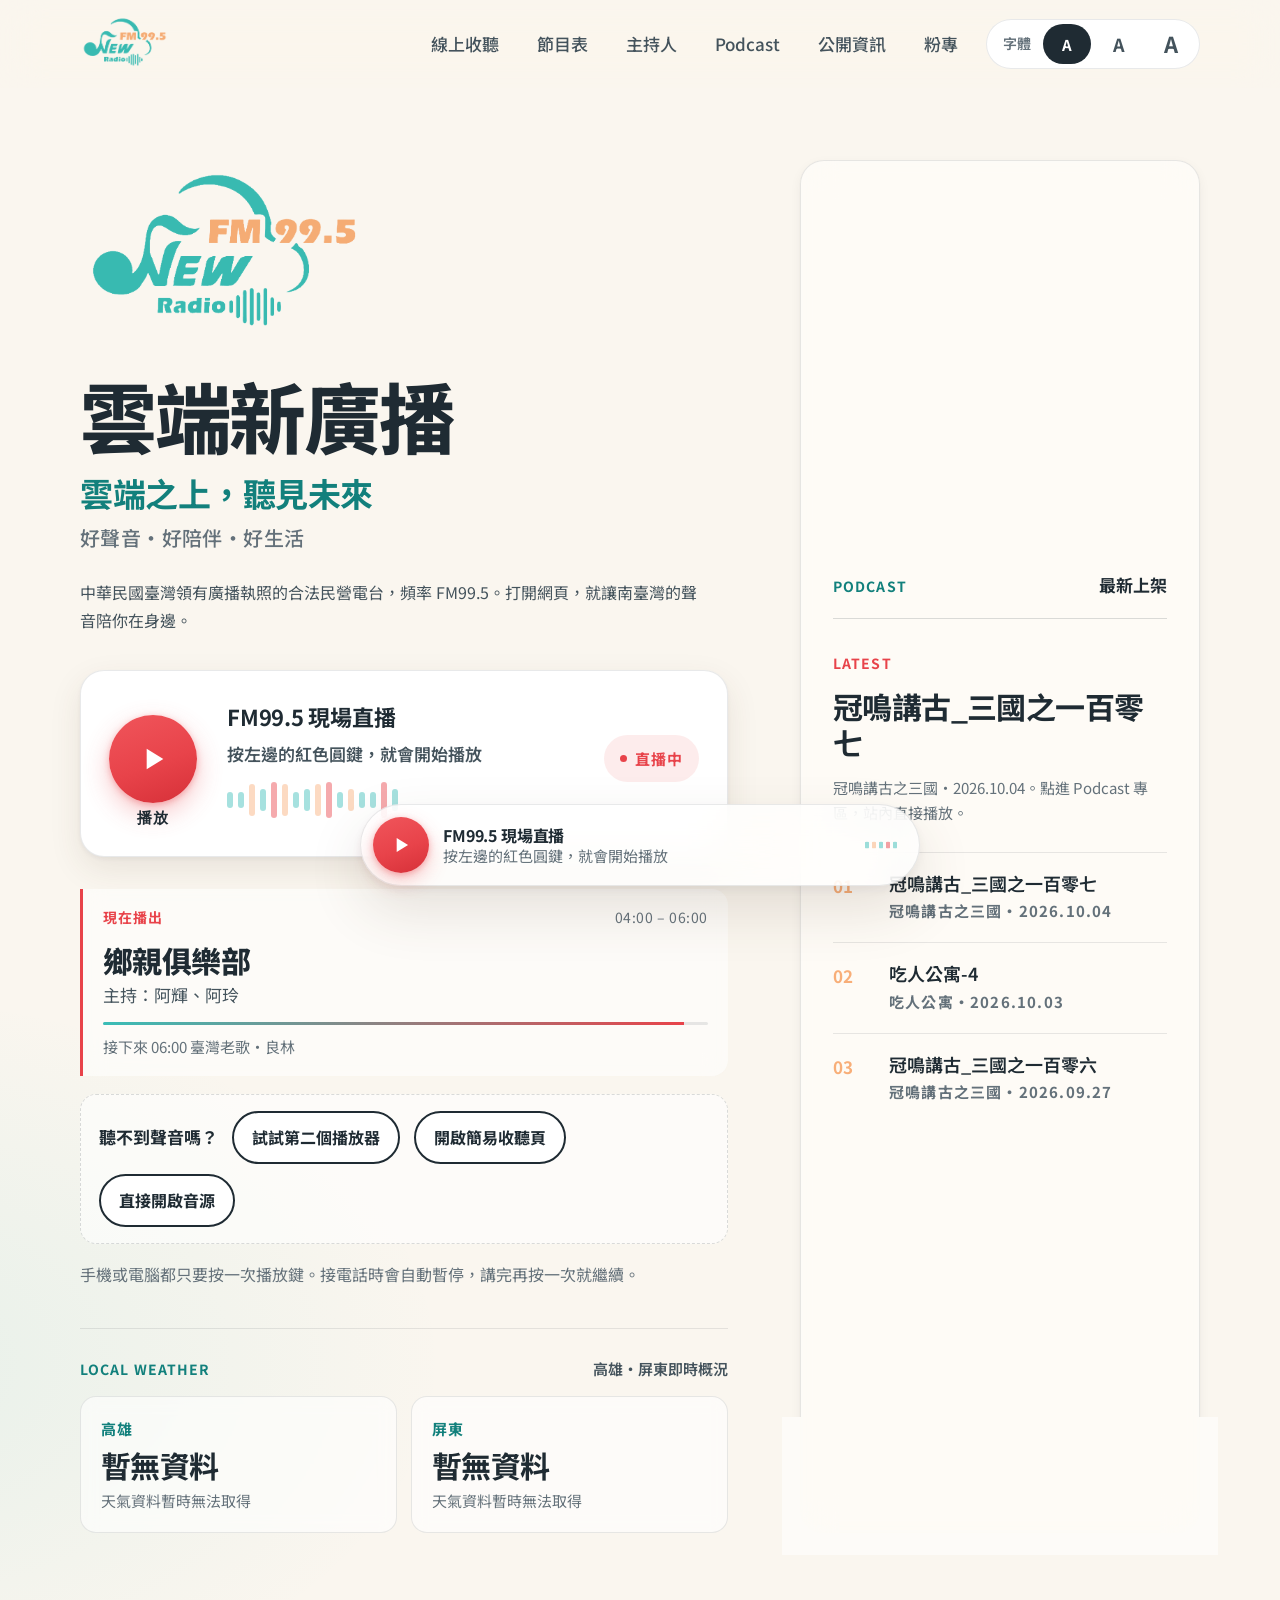
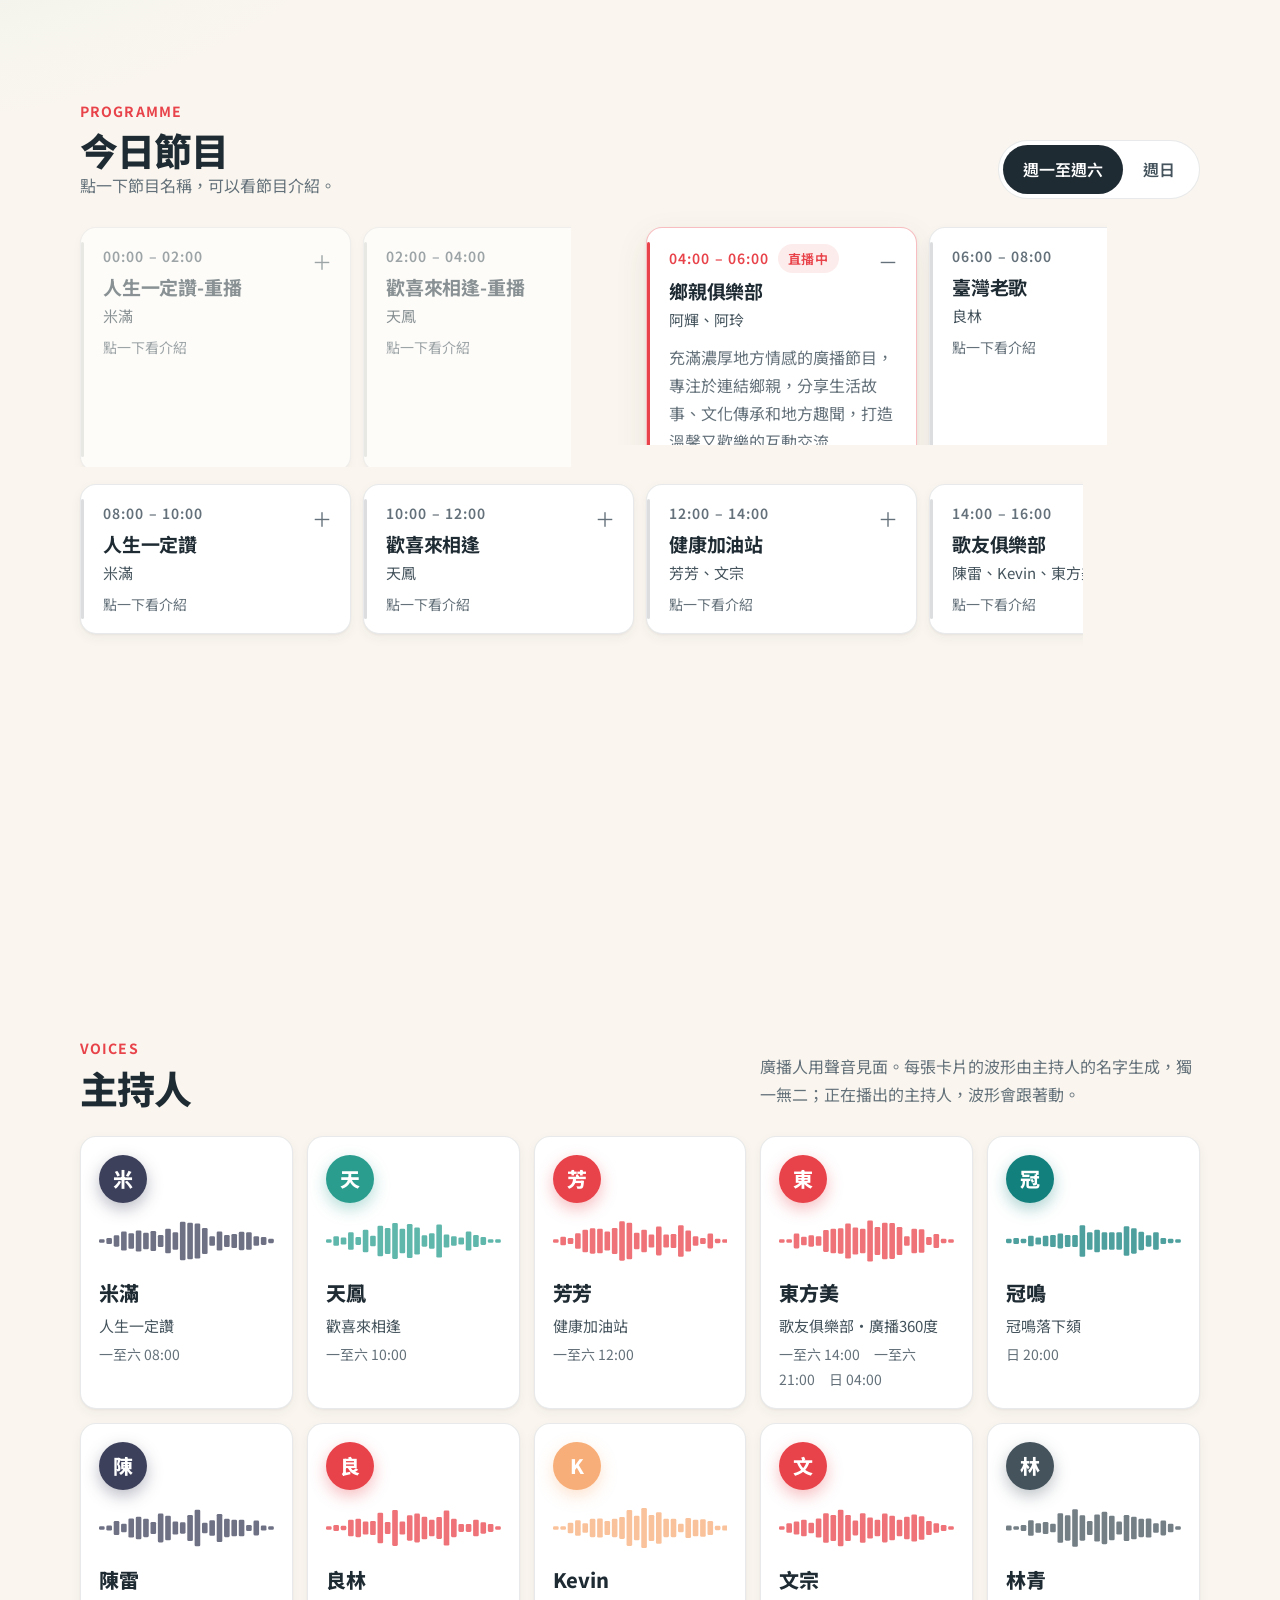
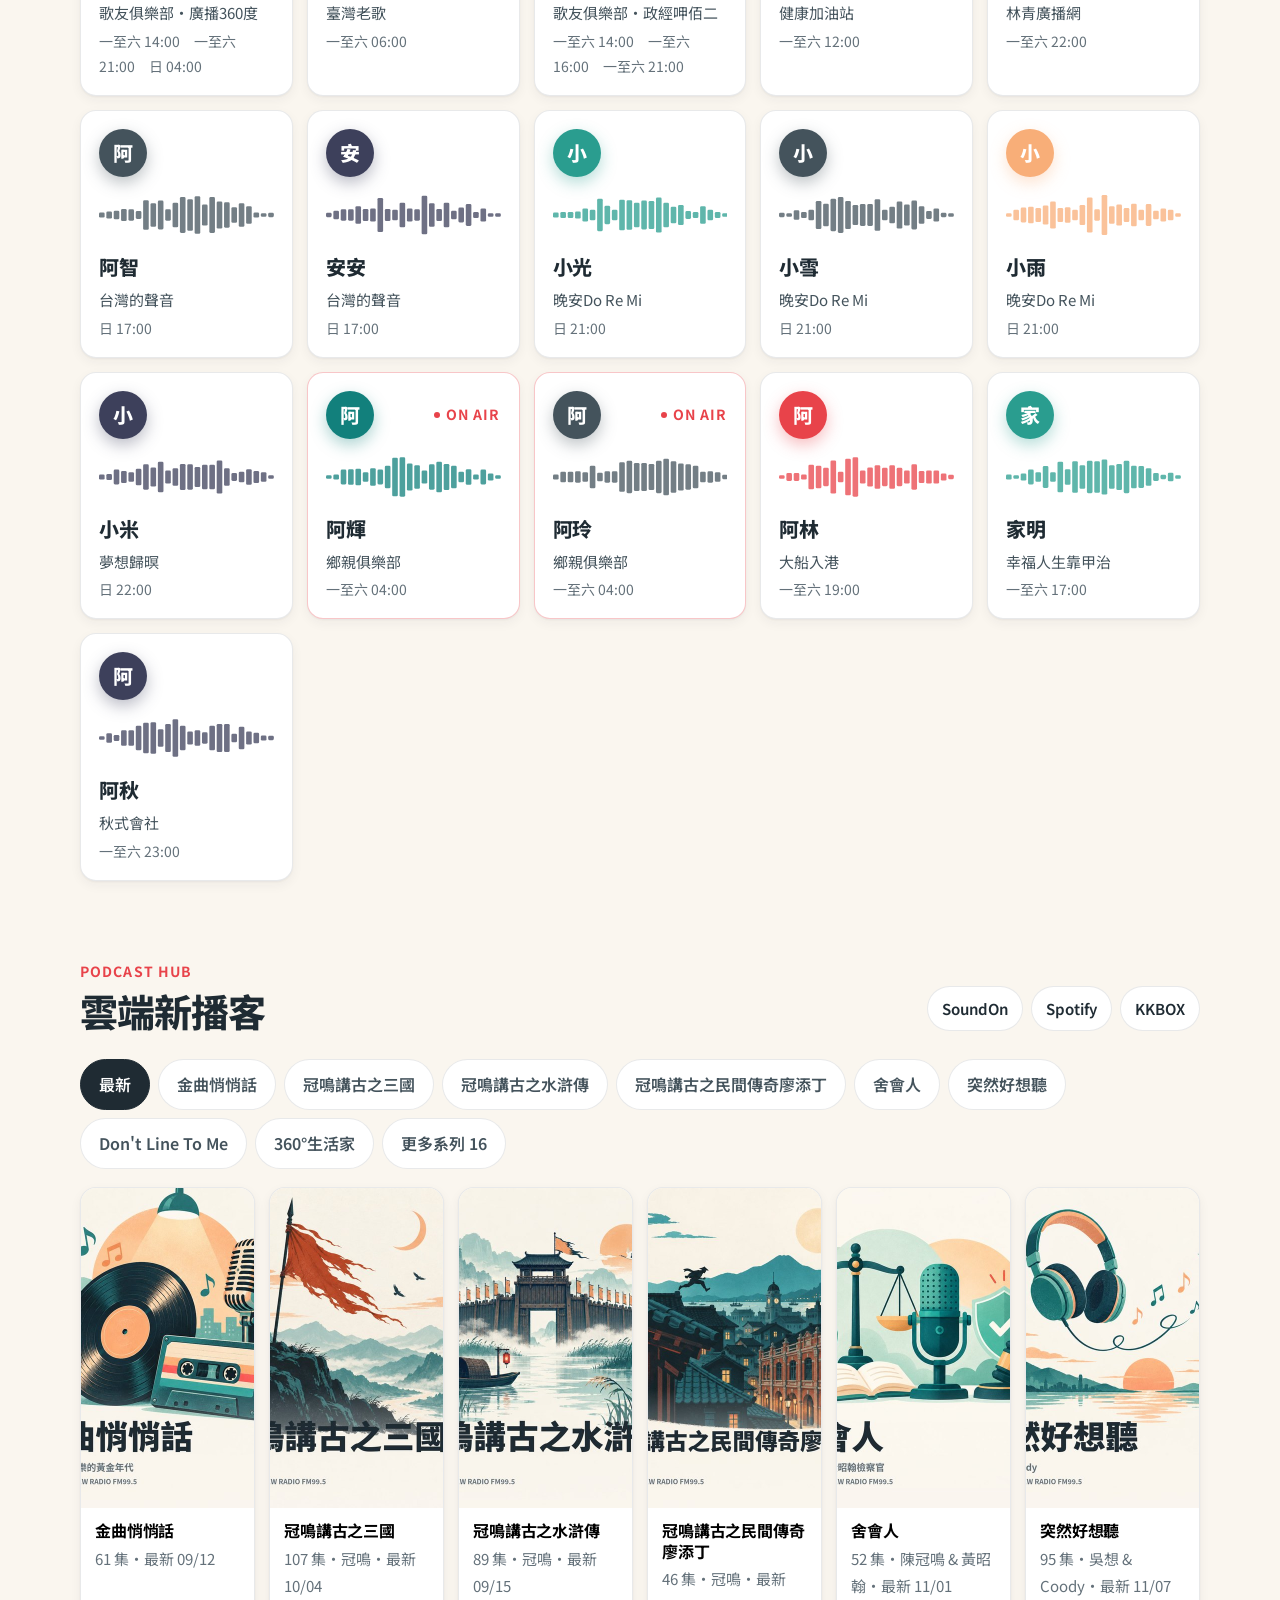
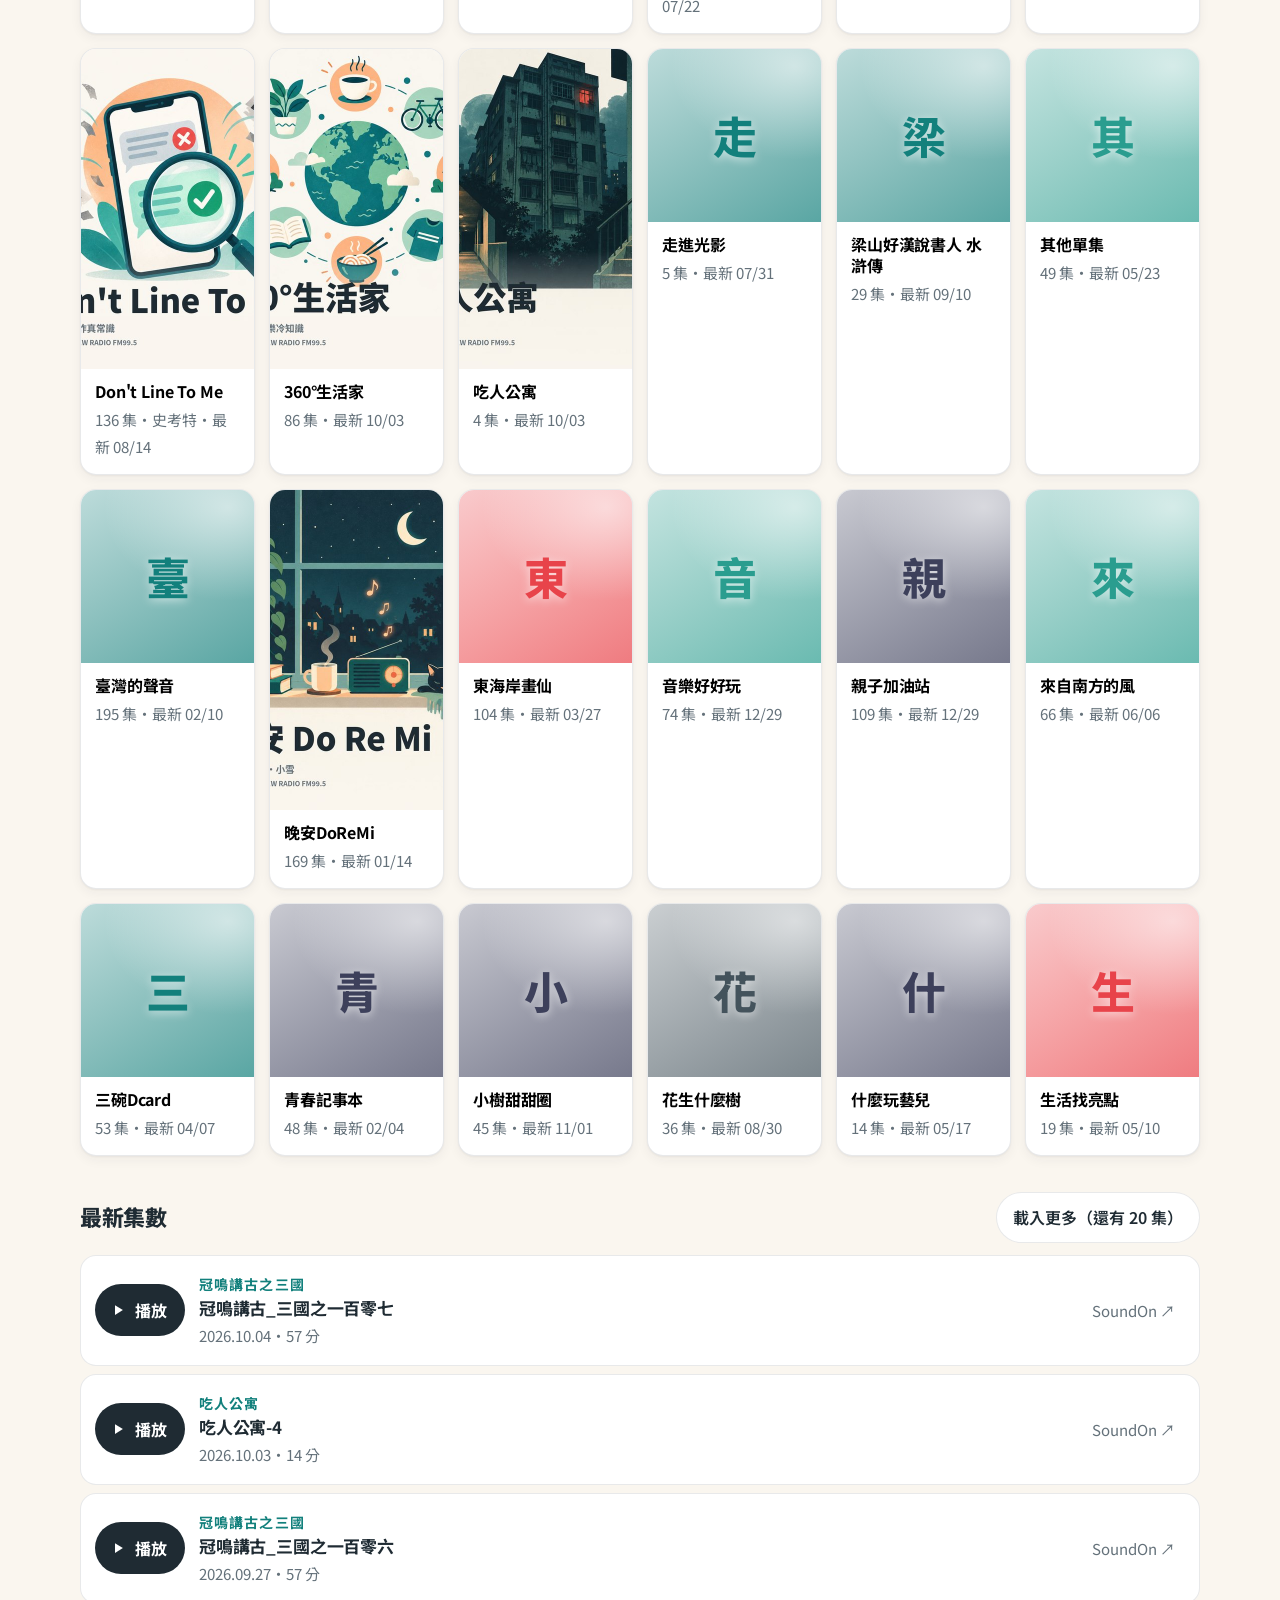
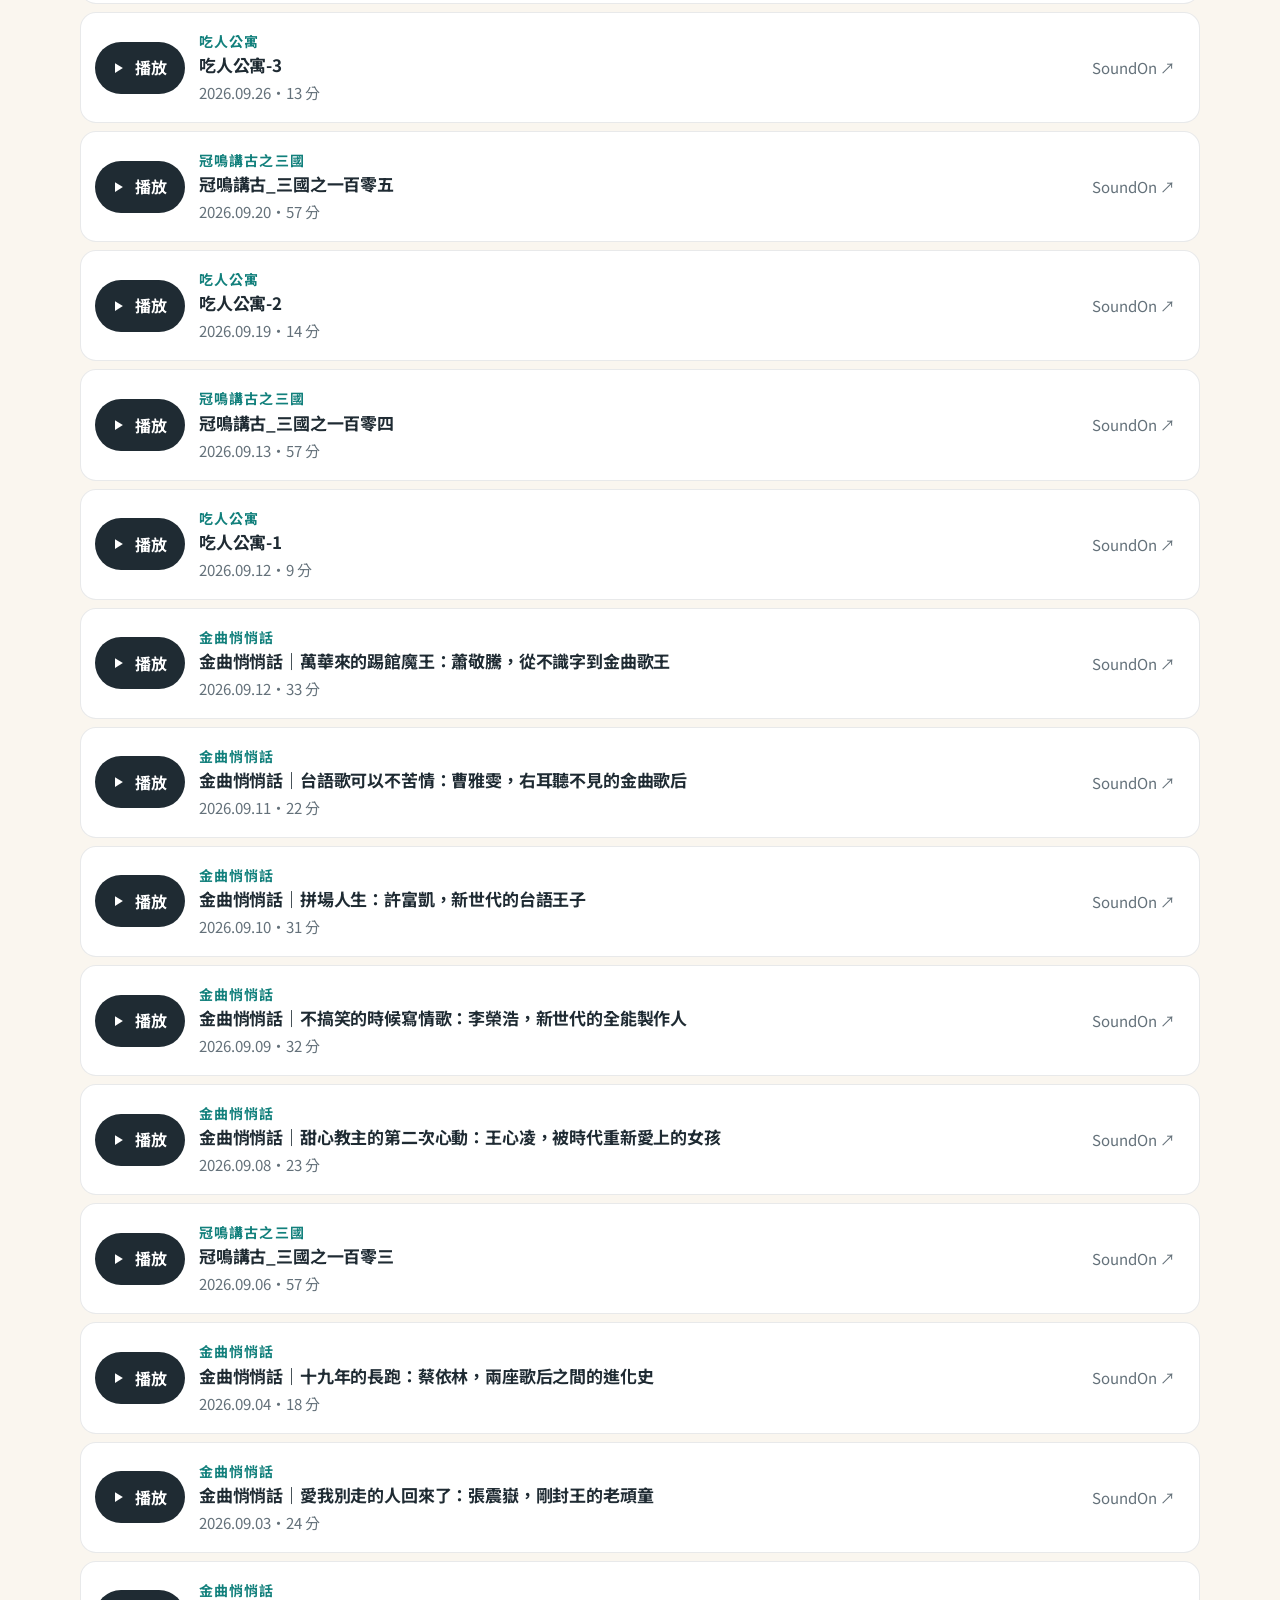
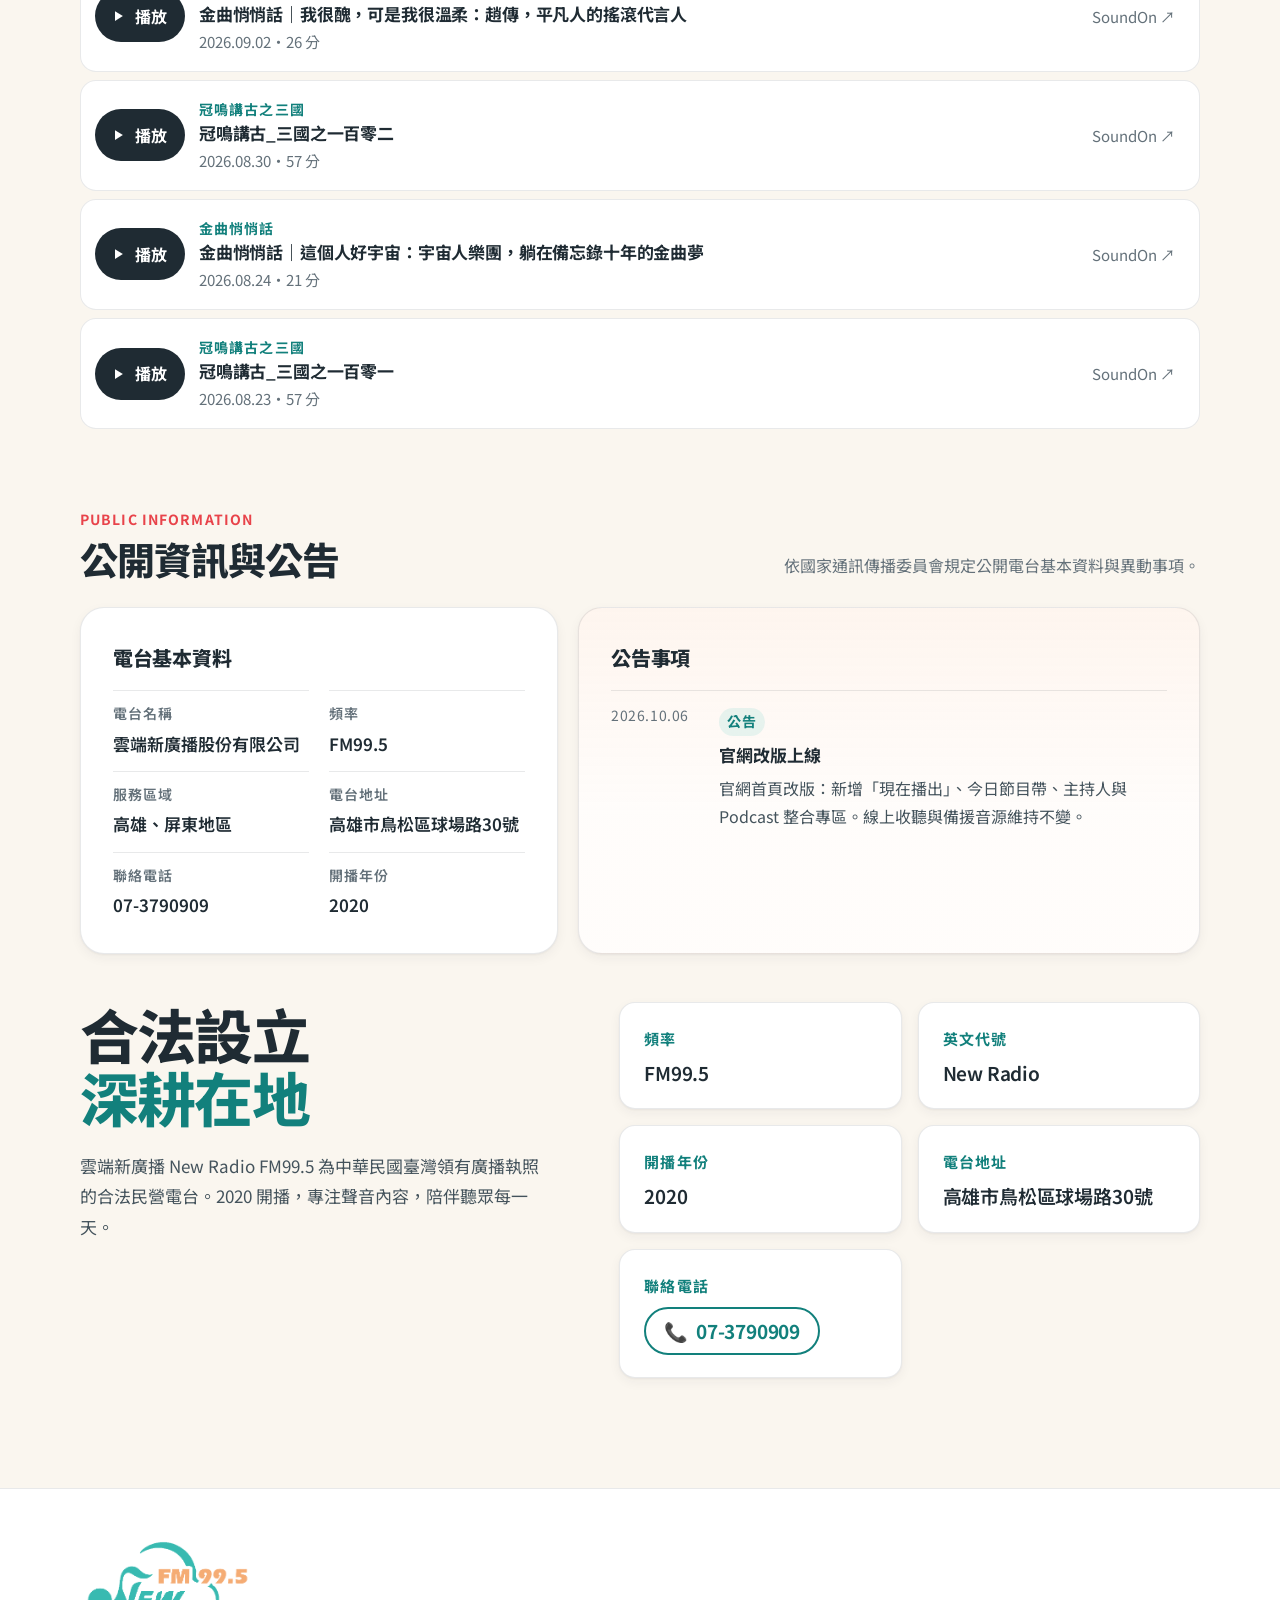
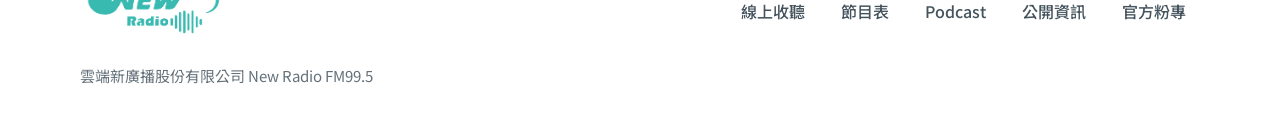
<file: newradio-site/index.html>
<!doctype html>
<html lang="zh-Hant-TW">
<head>
  <meta charset="utf-8">
  <meta name="viewport" content="width=device-width, initial-scale=1, viewport-fit=cover">
  <meta name="theme-color" content="#faf6ef">
  <link rel="canonical" href="https://www.newradio.com.tw/">
  <title>雲端新廣播 FM99.5｜New Radio 線上收聽、節目表、Podcast</title>
  <meta name="description" content="雲端新廣播 New Radio FM99.5，臺灣合法民營廣播電台。線上收聽現場直播、查看今日節目與主持人、收聽雲端新播客全部節目。">
  <meta property="og:title" content="雲端新廣播 FM99.5｜New Radio">
  <meta property="og:description" content="好聲音、好陪伴、好生活。線上收聽、節目表、Podcast 一站到齊。">
  <meta property="og:type" content="website">
  <meta property="og:url" content="https://www.newradio.com.tw/">
  <meta property="og:image" content="https://www.newradio.com.tw/assets/newradio-logo.png">
  <link rel="icon" href="assets/favicon.png">
  <link rel="apple-touch-icon" href="assets/newradio-logo.png">
  <link rel="manifest" href="manifest.webmanifest">
  <link rel="preload" as="image" href="assets/newradio-logo.png">
  <link rel="preload" as="fetch" href="data/schedule.json" crossorigin="anonymous">
  <link rel="preconnect" href="https://fonts.googleapis.com">
  <link rel="preconnect" href="https://fonts.gstatic.com" crossorigin>
  <link rel="stylesheet" href="https://fonts.googleapis.com/css2?family=Noto+Sans+TC:wght@400;500;600;700;800&display=swap">
  <link rel="stylesheet" href="css/newradio.css?v=20261006">
  <link rel="stylesheet" href="css/newradio-kit.css?v=20261006">
  <link rel="stylesheet" href="css/site.css?v=20261006">
  <link rel="stylesheet" href="news/news.css?v=20261007b">
  <link rel="stylesheet" href="css/senior.css?v=20261007b">
</head>
<body>
  <a class="skip-link" href="#listen">跳至線上收聽</a>

  <header class="site-header">
    <a class="brand" href="#top" aria-label="雲端新廣播首頁">
      <img src="assets/newradio-logo.png" alt="New Radio FM99.5 雲端新廣播" width="801" height="553" decoding="async">
    </a>
    <nav class="nav-links" aria-label="主要導覽">
      <a href="#listen">線上收聽</a>
      <a href="#news">電台消息</a>
      <a href="#schedule">節目表</a>
      <a href="#hosts">主持人</a>
      <a href="#podcast">Podcast</a>
      <a href="#notices">公開資訊</a>
      <a href="https://www.facebook.com/newradio995" target="_blank" rel="noopener">粉專</a>
      <div class="font-switch" role="group" aria-label="調整字體大小" data-font-switch>
        <span>字體</span>
        <button type="button" data-size="normal" aria-pressed="true" aria-label="標準字體">A</button>
        <button type="button" data-size="large" aria-pressed="false" aria-label="大字體">A</button>
        <button type="button" data-size="xlarge" aria-pressed="false" aria-label="特大字體">A</button>
      </div>
    </nav>
  </header>

  <main id="top">
    <!-- ===================== Hero：收聽優先 ===================== -->
    <section class="hero section-shell" aria-labelledby="hero-title">
      <div class="hero-copy">
        <img class="hero-logo" src="assets/newradio-logo.png" alt="New Radio FM99.5" width="801" height="553" decoding="async">
        <h1 id="hero-title" data-split data-split-delay="120ms" data-split-stagger="60ms">雲端新廣播</h1>
        <p class="slogan" data-split data-split-delay="520ms" data-split-stagger="40ms">雲端之上，聽見未來</p>
        <p class="sub-slogan">好聲音・好陪伴・好生活</p>
        <p class="hero-lead">中華民國臺灣領有廣播執照的合法民營電台，頻率 FM99.5。打開網頁，就讓南臺灣的聲音陪你在身邊。</p>

        <section class="radio-player" id="listen" aria-label="雲端新廣播線上收聽播放器">
          <button class="play-button" type="button" data-play aria-label="播放線上直播">
            <svg viewBox="0 0 24 24" aria-hidden="true">
              <path class="play-icon" d="M8 5.5v13l10.5-6.5L8 5.5z"></path>
              <path class="pause-icon" d="M7 5.5h3.5v13H7v-13zm6.5 0H17v13h-3.5v-13z"></path>
            </svg>
          </button>
          <div class="player-main">
            <div class="player-title">
              <strong>FM99.5 現場直播</strong>
              <span data-status aria-live="polite">按左邊的紅色圓鍵，就會開始播放</span>
            </div>
            <div class="player-bars" aria-hidden="true">
              <span></span><span></span><span></span><span></span><span></span><span></span>
              <span></span><span></span><span></span><span></span><span></span><span></span>
              <span></span><span></span><span></span><span></span>
            </div>
          </div>
          <span class="on-air">直播中</span>
          <audio data-audio preload="none" src="https://live.arthur.com.tw/"></audio>
        </section>

        <!-- 現在播出（由 site.js 依 data/schedule.json 與台北時間填入；讀不到就隱藏） -->
        <div class="now-playing" data-now hidden>
          <div class="now-head">
            <span class="section-kicker">現在播出</span>
            <span class="now-time" data-now-time></span>
          </div>
          <strong class="now-title" data-now-title></strong>
          <span class="now-hosts" data-now-hosts></span>
          <div class="now-progress" aria-hidden="true"><span data-now-bar></span></div>
          <small class="now-next" data-now-next></small>
        </div>

        <div class="listen-help">
          <strong>聽不到聲音嗎？</strong>
          <button type="button" data-help-native>試試第二個播放器</button>
          <a href="listen.html" target="_blank" rel="noopener">開啟簡易收聽頁</a>
          <a href="https://live.arthur.com.tw/" target="_blank" rel="noopener">直接開啟音源</a>
        </div>
        <p class="listen-note">手機或電腦都只要按一次播放鍵。接電話時會自動暫停，講完再按一次就繼續。</p>
        <audio class="native-player" controls preload="none" src="https://live.arthur.com.tw/" hidden>
          您的瀏覽器不支援線上播放，請使用「開啟簡易收聽頁」。
        </audio>
        <div class="stream-row" hidden>
          <span>備用收聽</span>
          <a href="https://live.arthur.com.tw/" target="_blank" rel="noopener">直接開啟直播播放器</a>
          <a href="listen.html" target="_blank" rel="noopener">簡易收聽頁</a>
        </div>

        <section class="weather-now" aria-label="高雄屏東即時天氣概況">
          <div class="weather-head">
            <span>LOCAL WEATHER</span>
            <strong>高雄・屏東即時概況</strong>
          </div>
          <div class="weather-grid" data-weather>
            <article>
              <span>高雄</span>
              <strong data-weather-temp="kaohsiung">讀取中</strong>
              <small data-weather-desc="kaohsiung">正在取得即時天氣</small>
            </article>
            <article>
              <span>屏東</span>
              <strong data-weather-temp="pingtung">讀取中</strong>
              <small data-weather-desc="pingtung">正在取得即時天氣</small>
            </article>
          </div>
        </section>
      </div>

      <div class="editorial-panel" aria-label="Podcast 與內容入口">
        <div class="editorial-head">
          <span>Podcast</span>
          <strong>最新上架</strong>
        </div>
        <a class="feature-story" href="#podcast" data-feature-pod>
          <span>Latest</span>
          <h2>雲端新播客，全部節目一站收齊。</h2>
          <p>1,600 多集內容，直播之外，照自己的步調慢慢聽。</p>
        </a>
        <div class="story-list" data-pod-list>
          <a href="#podcast"><span>01</span><strong>最新集數讀取中</strong><small>Latest Episodes</small></a>
        </div>
      </div>
    </section>


    <!-- ===================== 電台消息報恁知（後台 news/admin/ 發文；沒有 PHP 時整區隱藏） ===================== -->
    <section class="section-shell news-section" id="news" aria-labelledby="news-title" hidden>
      <div class="section-head">
        <div>
          <span class="section-kicker">STATION NEWS</span>
          <h2 id="news-title" data-news-title>電台消息報恁知</h2>
          <p class="section-note" data-news-note>電台大小事，第一手告訴你。</p>
        </div>
      </div>
      <div class="news-grid" data-news-grid></div>
      <div class="news-more" data-news-more hidden><button type="button">看更多消息</button></div>
    </section>

    <!-- ===================== 今日節目帶 ===================== -->
    <section class="section-shell schedule-section" id="schedule" aria-labelledby="schedule-title">
      <div class="section-head">
        <div>
          <span class="section-kicker">PROGRAMME</span>
          <h2 id="schedule-title">今日節目</h2>
          <p class="section-note">點一下節目名稱，可以看節目介紹。</p>
        </div>
        <div class="day-switch" role="tablist" aria-label="選擇星期">
          <button type="button" role="tab" data-day="weekday" aria-selected="true">週一至週六</button>
          <button type="button" role="tab" data-day="sunday" aria-selected="false">週日</button>
        </div>
      </div>
      <div class="timeline" data-timeline>
        <p class="data-fallback">節目表讀取中。完整節目表亦可至 <a href="https://www.newradio.com.tw/ForApp/%E7%AF%80%E7%9B%AE%E5%96%AE/%E9%9B%B2%E7%AB%AF%E6%96%B0%E7%AF%80%E7%9B%AE%E8%A1%A8/">節目表頁面</a> 查看。</p>
      </div>
    </section>

    <!-- ===================== 主持人：聲紋卡 ===================== -->
    <section class="section-shell hosts-section" id="hosts" aria-labelledby="hosts-title">
      <div class="section-head">
        <div>
          <span class="section-kicker">VOICES</span>
          <h2 id="hosts-title">主持人</h2>
        </div>
        <p class="section-note">廣播人用聲音見面。每張卡片的波形由主持人的名字生成，獨一無二；正在播出的主持人，波形會跟著動。</p>
      </div>
      <div class="host-grid" data-hosts></div>
    </section>

    <!-- ===================== Podcast Hub ===================== -->
    <section class="section-shell podcast-section" id="podcast" aria-labelledby="podcast-title">
      <div class="section-head">
        <div>
          <span class="section-kicker">PODCAST HUB</span>
          <h2 id="podcast-title">雲端新播客</h2>
        </div>
        <div class="podcast-links">
          <a href="https://player.soundon.fm/p/049a45ff-4d3f-484a-9ee8-34ab791e17e9" target="_blank" rel="noopener">SoundOn</a>
          <a href="https://open.spotify.com/show/3bbpPQCgpPt67Ynnyu1zrX" target="_blank" rel="noopener">Spotify</a>
          <a href="https://podcast.kkbox.com/tw/channel/KtAdo76NqwOGIryURY" target="_blank" rel="noopener">KKBOX</a>
        </div>
      </div>

      <div class="podcast-player paper-card" data-pod-player hidden aria-label="Podcast 播放器">
        <img class="pod-cover" data-pod-cover alt="" width="72" height="72">
        <div class="pod-main">
          <span class="section-kicker" data-pod-show></span>
          <strong data-pod-title></strong>
          <div class="pod-controls">
            <button type="button" class="pod-btn" data-pod-back aria-label="倒退 15 秒">−15s</button>
            <button type="button" class="play-button pod-play" data-pod-toggle aria-label="播放">
              <svg viewBox="0 0 24 24" aria-hidden="true">
                <path class="play-icon" d="M8 5.5v13l10.5-6.5L8 5.5z"></path>
                <path class="pause-icon" d="M7 5.5h3.5v13H7v-13zm6.5 0H17v13h-3.5v-13z"></path>
              </svg>
            </button>
            <button type="button" class="pod-btn" data-pod-fwd aria-label="快轉 30 秒">+30s</button>
            <input type="range" class="pod-seek" data-pod-seek min="0" max="1000" value="0" aria-label="播放進度">
            <span class="pod-time" data-pod-time>0:00 / 0:00</span>
          </div>
        </div>
        <a class="pod-open" data-pod-open href="#" target="_blank" rel="noopener">在 SoundOn 開啟</a>
        <audio data-pod-audio preload="none"></audio>
      </div>

      <div class="show-tabs" role="tablist" aria-label="選擇節目" data-show-tabs>
        <button type="button" role="tab" data-show="all" aria-selected="true">最新</button>
      </div>

      <div class="show-grid" data-show-grid aria-label="節目列表"></div>

      <div class="episode-head">
        <h3 data-episode-title>最新集數</h3>
        <button type="button" class="pod-btn" data-episode-more hidden>載入更多</button>
      </div>
      <ol class="episode-list" data-episode-list>
        <li class="data-fallback">集數讀取中。亦可直接前往 <a href="https://player.soundon.fm/p/049a45ff-4d3f-484a-9ee8-34ab791e17e9" target="_blank" rel="noopener">SoundOn 收聽</a>。</li>
      </ol>
    </section>

    <!-- ===================== 公開資訊（NCC） ===================== -->
    <section class="section-shell notices-section" id="notices" aria-labelledby="notices-title">
      <div class="section-head">
        <div>
          <span class="section-kicker">PUBLIC INFORMATION</span>
          <h2 id="notices-title">公開資訊與公告</h2>
        </div>
        <p class="section-note">依國家通訊傳播委員會規定公開電台基本資料與異動事項。</p>
      </div>
      <div class="notices-grid">
        <article class="paper-card">
          <h3>電台基本資料</h3>
          <dl class="station-facts" data-station></dl>
        </article>
        <article class="paper-card peach">
          <h3>公告事項</h3>
          <ol class="notice-list" data-notices>
            <li class="data-fallback">公告讀取中。</li>
          </ol>
        </article>
      </div>
    </section>

    <!-- ===================== 關於 ===================== -->
    <section class="about-section section-shell" id="about" aria-labelledby="about-title">
      <div>
        <h2 id="about-title"><span>合法設立</span><span>深耕在地</span></h2>
        <p>雲端新廣播 New Radio FM99.5 為中華民國臺灣領有廣播執照的合法民營電台。2020 開播，專注聲音內容，陪伴聽眾每一天。</p>
      </div>
      <dl>
        <div><dt>頻率</dt><dd>FM99.5</dd></div>
        <div><dt>英文代號</dt><dd>New Radio</dd></div>
        <div><dt>開播年份</dt><dd>2020</dd></div>
        <div><dt>電台地址</dt><dd>高雄市鳥松區球場路30號</dd></div>
        <div><dt>聯絡電話</dt><dd><a href="tel:+88673790909">07-3790909</a></dd></div>
      </dl>
    </section>
  </main>

  <footer class="site-footer">
    <div class="section-shell footer-inner">
      <div>
        <img src="assets/newradio-logo.png" alt="New Radio FM99.5 雲端新廣播" width="801" height="553" loading="lazy" decoding="async">
        <p>雲端新廣播股份有限公司 New Radio FM99.5</p>
      </div>
      <nav aria-label="頁尾連結">
        <a href="#listen">線上收聽</a>
        <a href="#news">電台消息</a>
        <a href="#schedule">節目表</a>
        <a href="#podcast">Podcast</a>
        <a href="#notices">公開資訊</a>
        <a href="https://www.facebook.com/newradio995" target="_blank" rel="noopener">官方粉專</a>
      </nav>
    </div>
  </footer>

  <script src="js/newradio.js?v=20260507-live-relay"></script>
  <script src="js/ui.js?v=20260921-polish" defer></script>
  <script src="js/newradio-kit.js?v=20261007a" defer></script>
  <script src="js/site.js?v=20261007b" defer></script>
</body>
</html>
</file>
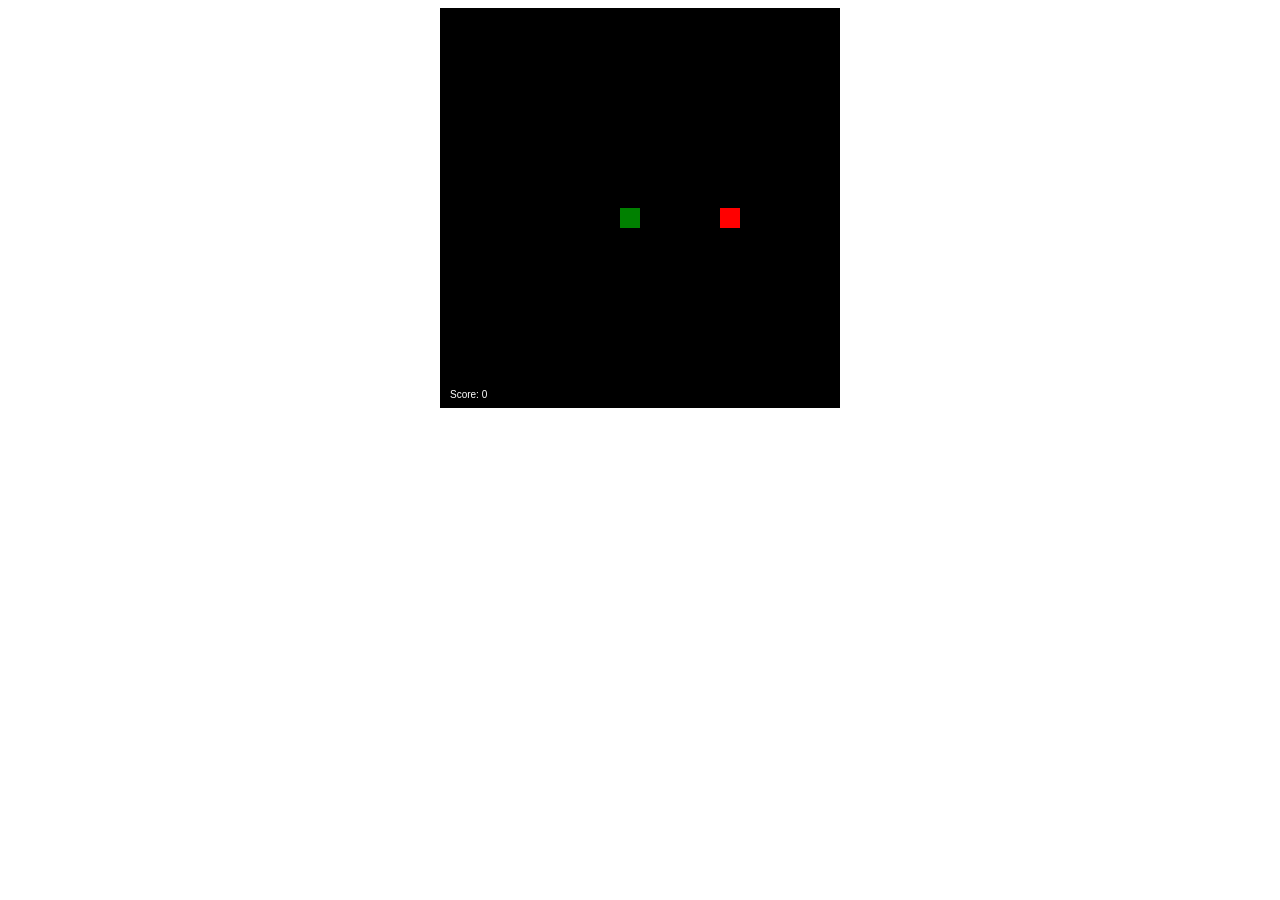
<file: snake.html>
<!DOCTYPE html>
<html>
<head>
  <meta charset="UTF-8">
  <title>貪食蛇</title>
  <style>
    canvas { background: #000; display: block; margin: auto; }
  </style>
</head>
<body>
  <canvas id="game" width="400" height="400"></canvas>
  <script>
    const canvas = document.getElementById('game');
    const ctx = canvas.getContext('2d');
    let box = 20;
    let snake = [{x: 9*box, y: 10*box}];
    let food = {
      x: Math.floor(Math.random()*19+1)*box,
      y: Math.floor(Math.random()*19+1)*box
    };
    let score = 0;
    let d;

    document.addEventListener('keydown', event => {
      if (event.key === 'ArrowLeft' && d !== 'RIGHT') d = 'LEFT';
      if (event.key === 'ArrowUp' && d !== 'DOWN') d = 'UP';
      if (event.key === 'ArrowRight' && d !== 'LEFT') d = 'RIGHT';
      if (event.key === 'ArrowDown' && d !== 'UP') d = 'DOWN';
    });

    function draw() {
      ctx.clearRect(0, 0, 400, 400);
      for (let i = 0; i < snake.length; i++) {
        ctx.fillStyle = (i == 0) ? 'green' : 'white';
        ctx.fillRect(snake[i].x, snake[i].y, box, box);
      }

      ctx.fillStyle = 'red';
      ctx.fillRect(food.x, food.y, box, box);

      let headX = snake[0].x;
      let headY = snake[0].y;

      if (d === 'LEFT') headX -= box;
      if (d === 'UP') headY -= box;
      if (d === 'RIGHT') headX += box;
      if (d === 'DOWN') headY += box;

      if (headX === food.x && headY === food.y) {
        score++;
        food = {
          x: Math.floor(Math.random()*19+1)*box,
          y: Math.floor(Math.random()*19+1)*box
        };
      } else {
        snake.pop();
      }

      const newHead = {x: headX, y: headY};

      // Game Over
      if (
        headX < 0 || headX >= 400 || headY < 0 || headY >= 400 ||
        snake.some(segment => segment.x === newHead.x && segment.y === newHead.y)
      ) {
        clearInterval(game);
        alert('Game Over! Score: ' + score);
        return;
      }

      snake.unshift(newHead);

      ctx.fillStyle = 'white';
      ctx.fillText('Score: ' + score, 10, 390);
    }

    const game = setInterval(draw, 100);
  </script>
</body>
</html>
</file>
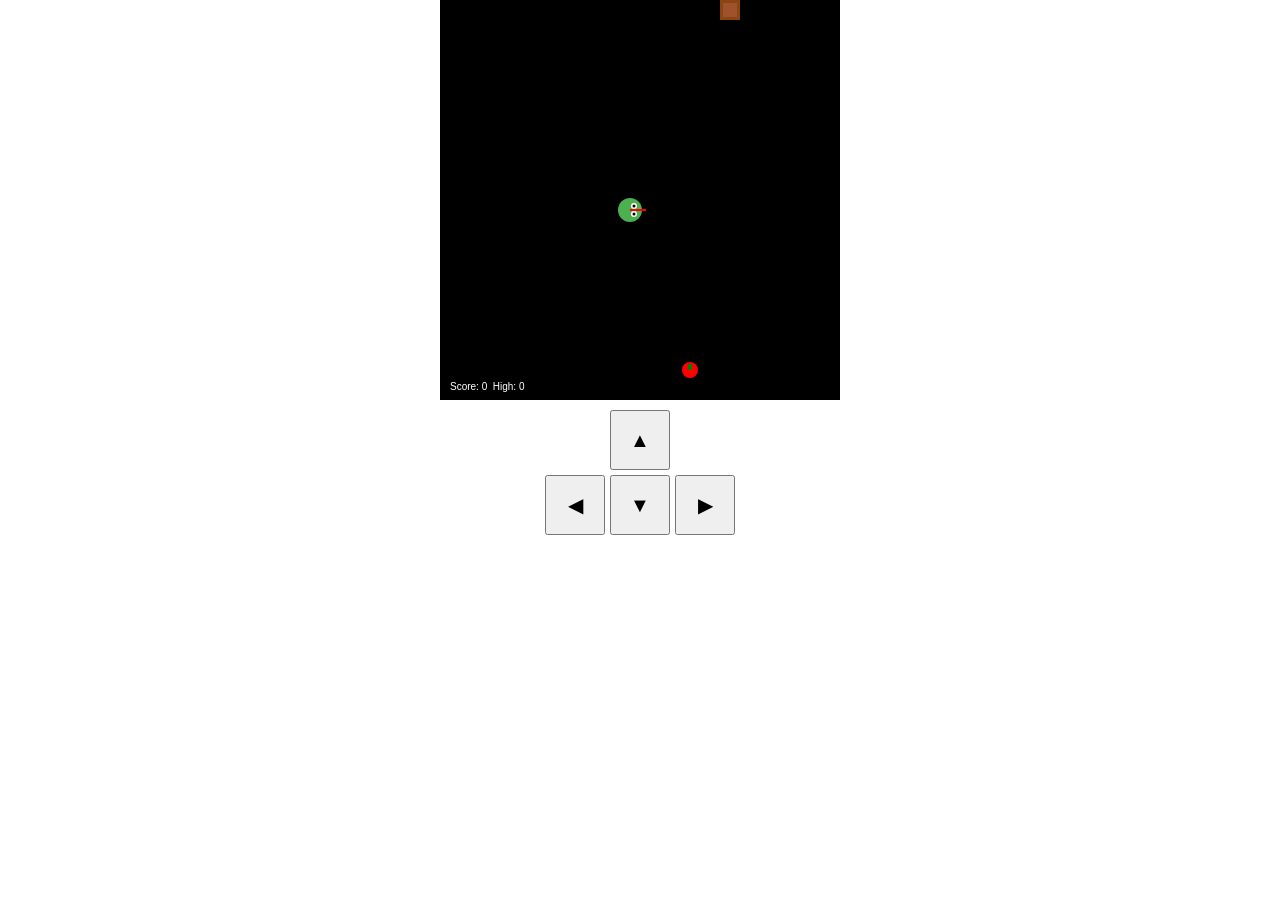
<file: snakeGame.html>
<!DOCTYPE html>
<html>
<head>
  <meta charset="UTF-8">
  <meta name="viewport" content="width=device-width, initial-scale=1.0, maximum-scale=1.0, user-scalable=no">
  <title>貪食蛇</title>
  <style>
    body { text-align: center; margin: 0; touch-action: manipulation; }
    canvas { background: #000; display: block; margin: auto; touch-action: manipulation; }
    #restart { margin-top: 10px; font-size: 20px; }
    #controls {
      margin-top: 10px;
      display: grid;
      grid-template-columns: 60px 60px 60px;
      grid-template-rows: 60px 60px;
      grid-template-areas:
        '. up .'
        'left down right';
      justify-content: center;
      gap: 5px;
    }
    #controls button {
      font-size: 20px;
      width: 60px;
      height: 60px;
    }
    #up { grid-area: up; }
    #down { grid-area: down; }
    #left { grid-area: left; }
    #right { grid-area: right; }
  </style>
</head>
<body>
  <canvas id="game" width="400" height="400"></canvas>
  <div id="controls">
    <button id="up">▲</button>
    <button id="left">◀</button>
    <button id="down">▼</button>
    <button id="right">▶</button>
  </div>
  <button id="restart">重新開始</button>
  <script>
    const canvas = document.getElementById('game');
    const ctx = canvas.getContext('2d');
    const box = 20;
    let snake, food, obstacle, score, d, game;
    let highScore = parseInt(localStorage.getItem('highScore')) || 0;

    function randomPosition(exclude = []) {
      let pos;
      do {
        pos = {
          x: Math.floor(Math.random() * 20) * box,
          y: Math.floor(Math.random() * 20) * box
        };
      } while (exclude.some(p => p.x === pos.x && p.y === pos.y));
      return pos;
    }

    function init() {
      snake = [{x: 9 * box, y: 10 * box}];
      food = randomPosition(snake);
      obstacle = randomPosition([...snake, food]);
      score = 0;
      d = undefined;
      if (game) clearInterval(game);
      game = setInterval(draw, 100);
      document.getElementById('restart').style.display = 'none';
    }

    document.addEventListener('keydown', event => {
      if (event.key === 'ArrowLeft' && d !== 'RIGHT') d = 'LEFT';
      if (event.key === 'ArrowUp' && d !== 'DOWN') d = 'UP';
      if (event.key === 'ArrowRight' && d !== 'LEFT') d = 'RIGHT';
      if (event.key === 'ArrowDown' && d !== 'UP') d = 'DOWN';
    });

    document.getElementById('restart').addEventListener('click', init);

    ['left', 'up', 'right', 'down'].forEach(id => {
      const btn = document.getElementById(id);
      if (btn) {
        btn.addEventListener('touchstart', e => {
          e.preventDefault();
          if (id === 'left' && d !== 'RIGHT') d = 'LEFT';
          if (id === 'up' && d !== 'DOWN') d = 'UP';
          if (id === 'right' && d !== 'LEFT') d = 'RIGHT';
          if (id === 'down' && d !== 'UP') d = 'DOWN';
        });
        btn.addEventListener('click', () => {
          if (id === 'left' && d !== 'RIGHT') d = 'LEFT';
          if (id === 'up' && d !== 'DOWN') d = 'UP';
          if (id === 'right' && d !== 'LEFT') d = 'RIGHT';
          if (id === 'down' && d !== 'UP') d = 'DOWN';
        });
      }
    });

    function drawSnake() {
      for (let i = 0; i < snake.length; i++) {
        ctx.beginPath();
        ctx.fillStyle = i === 0 ? '#4CAF50' : '#A9F5A9';
        ctx.arc(snake[i].x + box / 2, snake[i].y + box / 2,
                i === 0 ? box / 2 + 2 : box / 2, 0, Math.PI * 2);
        ctx.fill();
        if (i === 0) {
          const dir = d || 'RIGHT';
          const cx = snake[i].x + box / 2;
          const cy = snake[i].y + box / 2;
          let eye1x, eye1y, eye2x, eye2y, tx, ty;
          const off = 4;
          if (dir === 'LEFT') {
            eye1x = cx - off; eye1y = cy - off;
            eye2x = cx - off; eye2y = cy + off;
            tx = snake[i].x - 6; ty = cy;
          } else if (dir === 'RIGHT') {
            eye1x = cx + off; eye1y = cy - off;
            eye2x = cx + off; eye2y = cy + off;
            tx = snake[i].x + box + 6; ty = cy;
          } else if (dir === 'UP') {
            eye1x = cx - off; eye1y = cy - off;
            eye2x = cx + off; eye2y = cy - off;
            tx = cx; ty = snake[i].y - 6;
          } else { // DOWN
            eye1x = cx - off; eye1y = cy + off;
            eye2x = cx + off; eye2y = cy + off;
            tx = cx; ty = snake[i].y + box + 6;
          }
          ctx.fillStyle = 'white';
          ctx.beginPath(); ctx.arc(eye1x, eye1y, 3, 0, Math.PI * 2); ctx.fill();
          ctx.beginPath(); ctx.arc(eye2x, eye2y, 3, 0, Math.PI * 2); ctx.fill();
          ctx.fillStyle = 'black';
          ctx.beginPath(); ctx.arc(eye1x, eye1y, 1.5, 0, Math.PI * 2); ctx.fill();
          ctx.beginPath(); ctx.arc(eye2x, eye2y, 1.5, 0, Math.PI * 2); ctx.fill();
          ctx.strokeStyle = 'red';
          ctx.lineWidth = 2;
          ctx.beginPath();
          ctx.moveTo(cx, cy);
          ctx.lineTo(tx, ty);
          ctx.stroke();
        }
      }
    }

    function drawApple(pos) {
      ctx.beginPath();
      ctx.fillStyle = 'red';
      ctx.arc(pos.x + box / 2, pos.y + box / 2, box / 2 - 2, 0, Math.PI * 2);
      ctx.fill();
      ctx.fillStyle = 'green';
      ctx.fillRect(pos.x + box / 2 - 2, pos.y + 4, 4, 6);
    }

    function drawObstacle(pos) {
      ctx.fillStyle = '#8B4513';
      ctx.fillRect(pos.x, pos.y, box, box);
      ctx.fillStyle = '#A0522D';
      ctx.fillRect(pos.x + 3, pos.y + 3, box - 6, box - 6);
    }

    function draw() {
      ctx.clearRect(0, 0, 400, 400);
      drawSnake();
      drawApple(food);
      drawObstacle(obstacle);

      let headX = snake[0].x;
      let headY = snake[0].y;

      if (d === 'LEFT') headX -= box;
      if (d === 'UP') headY -= box;
      if (d === 'RIGHT') headX += box;
      if (d === 'DOWN') headY += box;

      if (headX === food.x && headY === food.y) {
        score++;
        food = randomPosition([...snake, obstacle]);
        obstacle = randomPosition([...snake, food]);
      } else {
        snake.pop();
      }

      const newHead = {x: headX, y: headY};

      // Game Over
      if (
        headX < 0 || headX >= 400 || headY < 0 || headY >= 400 ||
        snake.some(segment => segment.x === newHead.x && segment.y === newHead.y) ||
        (obstacle.x === headX && obstacle.y === headY)
      ) {
        clearInterval(game);
        if (score > highScore) {
          highScore = score;
          localStorage.setItem('highScore', highScore);
        }
        alert('Game Over! Score: ' + score + ' High Score: ' + highScore);
        document.getElementById('restart').style.display = 'inline';
        return;
      }

      snake.unshift(newHead);

      ctx.fillStyle = 'white';
      ctx.fillText('Score: ' + score + '  High: ' + highScore, 10, 390);
    }

    init();
  </script>
</body>
</html>
</file>
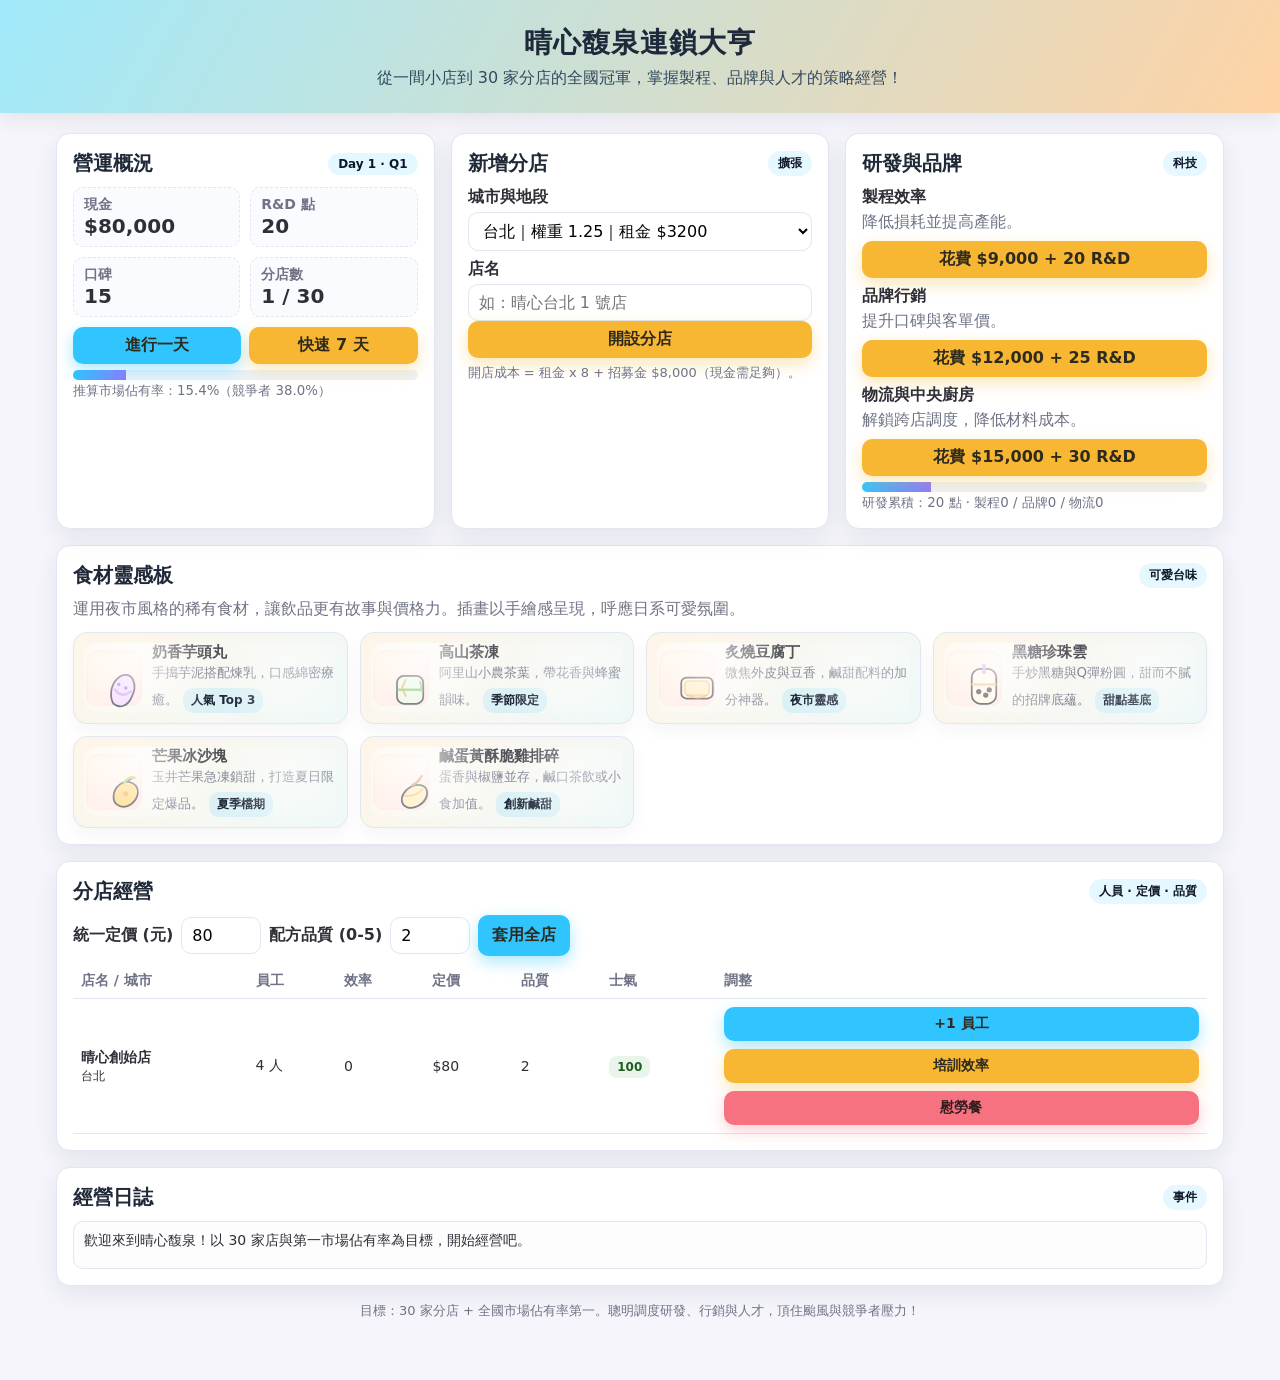
<file: sunnySpringsTycoon.html>
<!DOCTYPE html>
<html lang="zh-Hant">
<head>
  <meta charset="UTF-8" />
  <meta name="viewport" content="width=device-width, initial-scale=1.0" />
  <title>晴心馥泉連鎖大亨</title>
  <style>
    :root {
      --bg: #f5f5fb;
      --card: #ffffff;
      --accent: #f7b733;
      --accent-2: #30c5ff;
      --text: #2f2f38;
      --muted: #6f7385;
      --border: #e2e6f0;
      --success: #4caf50;
      --danger: #d9534f;
    }

    * { box-sizing: border-box; }

    body {
      margin: 0;
      font-family: 'Noto Sans TC', 'Inter', system-ui, -apple-system, sans-serif;
      background: var(--bg);
      color: var(--text);
    }

    header {
      background: linear-gradient(120deg, #a1eafb 0%, #ffd3a5 100%);
      padding: 24px 16px;
      text-align: center;
      color: #1e293b;
      position: sticky;
      top: 0;
      z-index: 5;
      box-shadow: 0 6px 20px rgba(0, 0, 0, 0.08);
    }

    header h1 {
      margin: 0;
      font-size: 28px;
      letter-spacing: 1px;
    }

    header p { margin: 6px 0 0; color: #34495e; }

    main { max-width: 1200px; margin: 20px auto 60px; padding: 0 16px; }

    .grid {
      display: grid;
      grid-template-columns: repeat(auto-fit, minmax(280px, 1fr));
      gap: 16px;
    }

    .card {
      background: var(--card);
      border: 1px solid var(--border);
      border-radius: 14px;
      padding: 16px;
      box-shadow: 0 8px 24px rgba(31, 45, 61, 0.08);
    }

    .card h2 {
      display: flex;
      justify-content: space-between;
      align-items: center;
      margin: 0 0 10px;
      font-size: 20px;
      color: #1f2937;
    }

    .pill {
      background: rgba(48, 197, 255, 0.12);
      color: #0f172a;
      padding: 4px 10px;
      border-radius: 999px;
      font-size: 12px;
      font-weight: 600;
    }

    .resources {
      display: grid;
      grid-template-columns: repeat(auto-fit, minmax(160px, 1fr));
      gap: 10px;
    }

    .res {
      background: #f9fbff;
      border: 1px dashed var(--border);
      border-radius: 10px;
      padding: 8px 10px;
    }

    .res strong { display: block; font-size: 14px; color: var(--muted); }
    .res span { font-size: 20px; font-weight: 800; }

    label { display: block; margin: 8px 0 4px; font-weight: 600; }

    input, select, button {
      font: inherit;
      padding: 8px 10px;
      border-radius: 10px;
      border: 1px solid var(--border);
      width: 100%;
      background: #fff;
    }

    button {
      cursor: pointer;
      border: none;
      font-weight: 700;
      transition: transform 120ms ease, box-shadow 120ms ease;
      background: var(--accent);
      color: #2f2a1e;
      box-shadow: 0 6px 16px rgba(247, 183, 51, 0.35);
    }

    button:hover { transform: translateY(-1px); box-shadow: 0 8px 20px rgba(247, 183, 51, 0.45); }
    button:disabled { opacity: 0.5; cursor: not-allowed; transform: none; box-shadow: none; }

    .secondary { background: var(--accent-2); box-shadow: 0 6px 16px rgba(48, 197, 255, 0.4); }
    .danger { background: #f67280; box-shadow: 0 6px 16px rgba(246, 114, 128, 0.35); color: #2f1b1b; }

    .stores { width: 100%; border-collapse: collapse; margin-top: 8px; font-size: 14px; }
    .stores th, .stores td { padding: 8px; border-bottom: 1px solid var(--border); text-align: left; }
    .stores th { color: var(--muted); font-weight: 700; }

    .badge { padding: 4px 8px; border-radius: 8px; font-size: 12px; font-weight: 700; }
    .badge.success { background: rgba(76, 175, 80, 0.12); color: #1b5e20; }
    .badge.warning { background: rgba(246, 183, 51, 0.14); color: #9a5c0b; }

    .log { max-height: 280px; overflow-y: auto; border: 1px solid var(--border); border-radius: 10px; padding: 10px; background: #fdfdfd; }
    .log p { margin: 0 0 8px; font-size: 14px; }

    .flex { display: flex; gap: 8px; align-items: center; }
    .flex input[type="number"] { width: 80px; }

    .footer { text-align: center; color: var(--muted); margin-top: 16px; font-size: 13px; }

    .progress {
      height: 10px;
      background: #edf2f7;
      border-radius: 999px;
      overflow: hidden;
      margin-top: 6px;
    }

    .progress span {
      display: block;
      height: 100%;
      background: linear-gradient(90deg, #30c5ff, #8e77ff);
    }

    .ingredients {
      display: grid;
      grid-template-columns: repeat(auto-fit, minmax(240px, 1fr));
      gap: 12px;
      margin-top: 12px;
    }

    .ingredient-card {
      display: flex;
      align-items: center;
      gap: 10px;
      padding: 10px 12px;
      border-radius: 14px;
      border: 1px solid var(--border);
      background: linear-gradient(135deg, rgba(255, 211, 165, 0.18), rgba(48, 197, 255, 0.08)), #fffdf8;
      box-shadow: 0 8px 18px rgba(0, 0, 0, 0.04);
      position: relative;
      overflow: hidden;
    }

    .ingredient-card::after {
      content: '';
      position: absolute;
      inset: 10px;
      border-radius: 12px;
      background: radial-gradient(circle at 20% 20%, rgba(255, 255, 255, 0.8), transparent 45%),
        radial-gradient(circle at 80% 30%, rgba(255, 255, 255, 0.5), transparent 40%);
      pointer-events: none;
      mix-blend-mode: screen;
    }

    .ingredient-icon {
      width: 56px;
      height: 56px;
      border-radius: 12px;
      padding: 10px;
      background: linear-gradient(145deg, #fff7e5, #ffe3e3);
      box-shadow: inset 0 2px 4px rgba(0, 0, 0, 0.05);
      flex-shrink: 0;
      position: relative;
    }

    .ingredient-text strong { display: block; font-size: 15px; }
    .ingredient-text small { color: var(--muted); }

    .ingredient-chip {
      display: inline-block;
      padding: 4px 8px;
      border-radius: 10px;
      font-size: 12px;
      background: rgba(48, 197, 255, 0.14);
      color: #0f172a;
      margin-top: 6px;
      font-weight: 700;
    }

    @media (max-width: 600px) {
      header h1 { font-size: 24px; }
      .stores { font-size: 12px; }
    }
  </style>
</head>
<body>
  <header>
    <h1>晴心馥泉連鎖大亨</h1>
    <p>從一間小店到 30 家分店的全國冠軍，掌握製程、品牌與人才的策略經營！</p>
  </header>

  <main>
    <section class="grid">
      <article class="card">
        <h2>營運概況 <span class="pill" id="day">Day 1 · Q1</span></h2>
        <div class="resources" id="resources"></div>
        <div style="margin-top: 10px;">
          <div class="flex">
            <button id="nextDay" class="secondary">進行一天</button>
            <button id="advanceWeek">快速 7 天</button>
          </div>
          <div class="progress" title="市場佔有率">
            <span id="shareBar" style="width: 8%;"></span>
          </div>
          <small id="shareText" style="color: var(--muted);"></small>
        </div>
      </article>

      <article class="card">
        <h2>新增分店 <span class="pill">擴張</span></h2>
        <label for="citySelect">城市與地段</label>
        <select id="citySelect"></select>
        <label for="nameInput">店名</label>
        <input id="nameInput" placeholder="如：晴心台北 1 號店" />
        <button id="addStore">開設分店</button>
        <p id="addStoreHint" style="color: var(--muted); font-size: 13px; margin-top: 6px;"></p>
      </article>

      <article class="card">
        <h2>研發與品牌 <span class="pill">科技</span></h2>
        <div class="grid" style="grid-template-columns: repeat(auto-fit, minmax(220px, 1fr)); gap: 8px;">
          <div>
            <strong>製程效率</strong>
            <p style="margin: 4px 0 8px; color: var(--muted);">降低損耗並提高產能。</p>
            <button data-upgrade="efficiency">花費 $9,000 + 20 R&D</button>
          </div>
          <div>
            <strong>品牌行銷</strong>
            <p style="margin: 4px 0 8px; color: var(--muted);">提升口碑與客單價。</p>
            <button data-upgrade="brand">花費 $12,000 + 25 R&D</button>
          </div>
          <div>
            <strong>物流與中央廚房</strong>
            <p style="margin: 4px 0 8px; color: var(--muted);">解鎖跨店調度，降低材料成本。</p>
            <button data-upgrade="logistics">花費 $15,000 + 30 R&D</button>
          </div>
        </div>
        <div class="progress" title="研發條">
          <span id="rdBar" style="width: 0%;"></span>
        </div>
        <small id="rdText" style="color: var(--muted);"></small>
      </article>
    </section>

    <section class="card" style="margin-top: 16px;">
      <h2>食材靈感板 <span class="pill">可愛台味</span></h2>
      <p style="margin: 4px 0 10px; color: var(--muted);">運用夜市風格的稀有食材，讓飲品更有故事與價格力。插畫以手繪感呈現，呼應日系可愛氛圍。</p>
      <div class="ingredients" id="ingredientList"></div>
    </section>

    <section class="card" style="margin-top: 16px;">
      <h2>分店經營 <span class="pill">人員 · 定價 · 品質</span></h2>
      <div class="flex" style="margin-bottom: 8px; flex-wrap: wrap;">
        <label style="margin: 0;">統一定價 (元)</label>
        <input id="globalPrice" type="number" min="45" max="140" step="1" value="80" />
        <label style="margin: 0;">配方品質 (0-5)</label>
        <input id="globalQuality" type="number" min="0" max="5" step="1" value="2" />
        <button id="applyGlobal" class="secondary" style="width: auto; padding: 10px 14px;">套用全店</button>
      </div>
      <table class="stores" id="storesTable"></table>
    </section>

    <section class="card" style="margin-top: 16px;">
      <h2>經營日誌 <span class="pill">事件</span></h2>
      <div class="log" id="log"></div>
    </section>

    <p class="footer">目標：30 家分店 + 全國市場佔有率第一。聰明調度研發、行銷與人才，頂住颱風與競爭者壓力！</p>
  </main>

  <script>
    const cities = [
      { name: '台北', weight: 1.25, rent: 3200 },
      { name: '新北', weight: 1.05, rent: 2400 },
      { name: '台中', weight: 1.1, rent: 2300 },
      { name: '高雄', weight: 1.0, rent: 2100 },
      { name: '台南', weight: 0.95, rent: 2000 },
      { name: '花蓮', weight: 0.75, rent: 1500 },
      { name: '嘉義', weight: 0.7, rent: 1400 }
    ];

    const state = {
      day: 1,
      cash: 80000,
      reputation: 15,
      rd: 20,
      brandTier: 0,
      research: { efficiency: 0, brand: 0, logistics: 0 },
      price: 80,
      quality: 2,
      stores: [],
      centralKitchen: false,
      competitorShare: 38
    };

    const logEl = document.getElementById('log');
    const resourcesEl = document.getElementById('resources');
    const storesTable = document.getElementById('storesTable');
    const ingredientList = document.getElementById('ingredientList');

    const ingredients = [
      { name: '奶香芋頭丸', note: '手搗芋泥搭配煉乳，口感綿密療癒。', type: 'taro', chip: '人氣 Top 3' },
      { name: '高山茶凍', note: '阿里山小農茶葉，帶花香與蜂蜜韻味。', type: 'tea', chip: '季節限定' },
      { name: '炙燒豆腐丁', note: '微焦外皮與豆香，鹹甜配料的加分神器。', type: 'tofu', chip: '夜市靈感' },
      { name: '黑糖珍珠雲', note: '手炒黑糖與Q彈粉圓，甜而不膩的招牌底蘊。', type: 'boba', chip: '甜點基底' },
      { name: '芒果冰沙塊', note: '玉井芒果急凍鎖甜，打造夏日限定爆品。', type: 'mango', chip: '夏季檔期' },
      { name: '鹹蛋黃酥脆雞排碎', note: '蛋香與椒鹽並存，鹹口茶飲或小食加值。', type: 'chicken', chip: '創新鹹甜' }
    ];

    function format(num) { return num.toLocaleString('zh-TW', { maximumFractionDigits: 0 }); }

    function ingredientIcon(type) {
      const stroke = '#2f2f38';
      if (type === 'taro') return `<svg viewBox="0 0 64 64" width="56" height="56">
        <path d="M20 50c-4-6-4-18 2-26s16-10 20-2 2 14-2 22-12 12-20 6z" fill="#f2d4ff" stroke="${stroke}" stroke-width="2" stroke-linejoin="round"/>
        <path d="M22 34c4 6 10 8 18 2" stroke="#c59bff" stroke-width="3" fill="none" stroke-linecap="round"/>
        <circle cx="26" cy="28" r="2" fill="#8b5cf6"/>
        <circle cx="34" cy="32" r="2" fill="#8b5cf6"/>
      </svg>`;
      if (type === 'tea') return `<svg viewBox="0 0 64 64" width="56" height="56">
        <rect x="16" y="18" width="30" height="32" rx="8" fill="#e8f7e1" stroke="${stroke}" stroke-width="2"/>
        <path d="M18 34h26" stroke="#7fbf5f" stroke-width="3" stroke-linecap="round"/>
        <path d="M26 22c0 4-4 6-4 10s4 6 4 10" stroke="#d9a441" stroke-width="2" fill="none"/>
        <path d="M42 24c2 4 3 8 0 12" stroke="#7fbf5f" stroke-width="2" fill="none"/>
      </svg>`;
      if (type === 'tofu') return `<svg viewBox="0 0 64 64" width="56" height="56">
        <rect x="14" y="20" width="36" height="24" rx="6" fill="#fff7e5" stroke="${stroke}" stroke-width="2"/>
        <rect x="18" y="24" width="28" height="16" rx="4" fill="#ffe7b8" stroke="#f6c177" stroke-width="2"/>
        <path d="M20 40c10 4 16 4 24 0" stroke="#f2ae5a" stroke-width="2" fill="none"/>
      </svg>`;
      if (type === 'boba') return `<svg viewBox="0 0 64 64" width="56" height="56">
        <rect x="18" y="10" width="28" height="40" rx="10" fill="#fff7e5" stroke="${stroke}" stroke-width="2"/>
        <path d="M18 28h28" stroke="#f6c177" stroke-width="3"/>
        <circle cx="26" cy="36" r="3" fill="#2f2f38"/>
        <circle cx="34" cy="40" r="3" fill="#2f2f38"/>
        <circle cx="38" cy="34" r="3" fill="#2f2f38"/>
        <rect x="30" y="4" width="4" height="12" rx="2" fill="#b39ddb"/>
      </svg>`;
      if (type === 'mango') return `<svg viewBox="0 0 64 64" width="56" height="56">
        <path d="M20 38c0-12 12-22 22-16s6 18-2 24-20 2-20-8z" fill="#ffd166" stroke="${stroke}" stroke-width="2"/>
        <path d="M32 22c4-6 8-8 12-6" stroke="#8bc34a" stroke-width="3" stroke-linecap="round"/>
        <circle cx="34" cy="34" r="3" fill="#f29e4c"/>
      </svg>`;
      return `<svg viewBox="0 0 64 64" width="56" height="56">
        <path d="M22 44c-2-6 2-14 10-18s16-2 18 4-2 14-10 18-16 2-18-4z" fill="#ffe9b1" stroke="${stroke}" stroke-width="2"/>
        <path d="M24 36c10 2 16-2 22-8" stroke="#f6b84c" stroke-width="2" fill="none"/>
        <path d="M34 24c4-2 8-6 10-10" stroke="#d97757" stroke-width="3" stroke-linecap="round"/>
      </svg>`;
    }

    function renderIngredients() {
      ingredientList.innerHTML = ingredients.map(item => `
        <div class="ingredient-card">
          <div class="ingredient-icon">${ingredientIcon(item.type)}</div>
          <div class="ingredient-text">
            <strong>${item.name}</strong>
            <small>${item.note}</small>
            <span class="ingredient-chip">${item.chip}</span>
          </div>
        </div>
      `).join('');
    }

    function addLog(text) {
      const p = document.createElement('p');
      p.innerHTML = text;
      logEl.prepend(p);
    }

    function createStore(name, city) {
      return {
        id: Date.now() + Math.random().toString(16).slice(2),
        name,
        city,
        staff: 4,
        efficiency: 0,
        price: state.price,
        quality: state.quality,
        morale: 100
      };
    }

    function renderResources() {
      const share = calcShare();
      resourcesEl.innerHTML = `
        <div class="res"><strong>現金</strong><span>$${format(state.cash)}</span></div>
        <div class="res"><strong>R&D 點</strong><span>${format(state.rd)}</span></div>
        <div class="res"><strong>口碑</strong><span>${format(state.reputation)}</span></div>
        <div class="res"><strong>分店數</strong><span>${state.stores.length} / 30</span></div>
      `;
      document.getElementById('day').textContent = `Day ${state.day} · Q${Math.ceil(state.day / 90)}`;
      document.getElementById('shareBar').style.width = `${Math.min(100, share)}%`;
      document.getElementById('shareText').textContent = `推算市場佔有率：${share.toFixed(1)}%（競爭者 ${state.competitorShare.toFixed(1)}%）`;
      document.getElementById('rdBar').style.width = `${Math.min(100, (state.rd % 100))}%`;
      document.getElementById('rdText').textContent = `研發累積：${format(state.rd)} 點 · 製程${state.research.efficiency} / 品牌${state.research.brand} / 物流${state.research.logistics}`;
      document.getElementById('addStoreHint').textContent = `開店成本 = 租金 x 8 + 招募金 $8,000（現金需足夠）。`;
    }

    function renderCities() {
      const citySelect = document.getElementById('citySelect');
      citySelect.innerHTML = cities.map(c => `<option value="${c.name}">${c.name}｜權重 ${c.weight}｜租金 $${c.rent}</option>`).join('');
    }

    function renderStores() {
      if (!state.stores.length) {
        storesTable.innerHTML = '<tr><td>尚無分店，請先開設。</td></tr>';
        return;
      }
      const head = `<tr><th>店名 / 城市</th><th>員工</th><th>效率</th><th>定價</th><th>品質</th><th>士氣</th><th>調整</th></tr>`;
      const rows = state.stores.map(store => {
        return `<tr>
          <td><strong>${store.name}</strong><br/><small>${store.city}</small></td>
          <td>${store.staff} 人</td>
          <td>${store.efficiency}</td>
          <td>$${store.price}</td>
          <td>${store.quality}</td>
          <td><span class="badge ${store.morale >= 70 ? 'success' : 'warning'}">${store.morale.toFixed(0)}</span></td>
          <td>
            <div class="flex" style="flex-wrap: wrap;">
              <button class="secondary" data-action="staff" data-id="${store.id}">+1 員工</button>
              <button data-action="eff" data-id="${store.id}">培訓效率</button>
              <button class="danger" data-action="morale" data-id="${store.id}">慰勞餐</button>
            </div>
          </td>
        </tr>`;
      }).join('');
      storesTable.innerHTML = head + rows;
    }

    function calcShare() {
      const salesPower = state.stores.length * 2.5 + state.reputation * 0.6 + state.brandTier * 3;
      const total = salesPower + state.competitorShare + 25;
      return Math.min(100, (salesPower / total) * 100);
    }

    function dailyEvent() {
      const roll = Math.random();
      if (roll < 0.15) return { name: '颱風來襲，材料漲價', demand: 0.9, cost: 1.35, rep: -1 };
      if (roll < 0.3) return { name: '觀光季，茶飲爆紅', demand: 1.2, cost: 1.05, rep: 1 };
      if (roll < 0.4) return { name: '競爭者降價戰', demand: 0.9, cost: 1, rep: -0.5, competitor: 2 };
      if (roll < 0.5) return { name: '美食部落客推薦', demand: 1.15, cost: 1, rep: 2 };
      return { name: '平穩營運', demand: 1.0, cost: 1.0, rep: 0 };
    }

    function simulateDay(multiplier = 1) {
      for (let i = 0; i < multiplier; i++) {
        const event = dailyEvent();
        let dailyProfit = 0;
        let soldCups = 0;
        let rdGain = 0;
        state.stores.forEach(store => {
          const city = cities.find(c => c.name === store.city) || cities[0];
          const baseDemand = (75 + state.reputation * 1.8) * city.weight;
          const priceFactor = Math.max(0.4, Math.min(1.6, 90 / store.price));
          const qualityFactor = 1 + store.quality * 0.12 + state.brandTier * 0.03 + state.research.brand * 0.04;
          const efficiencyFactor = 1 + store.efficiency * 0.05 + state.research.efficiency * 0.04;
          const moraleFactor = 0.9 + store.morale / 200;
          const demand = Math.min(baseDemand * priceFactor * qualityFactor * event.demand * moraleFactor, store.staff * 65 * efficiencyFactor);
          const revenue = demand * store.price * (1 + state.brandTier * 0.02);
          const materialCost = demand * (12 + store.quality * 1.2) * event.cost * (state.centralKitchen ? 0.9 : 1);
          const payroll = store.staff * 260;
          const rent = city.rent;
          const profit = revenue - materialCost - payroll - rent;
          dailyProfit += profit;
          soldCups += demand;
          rdGain += demand * 0.04 + state.research.efficiency * 0.5;
          state.cash += profit;
          state.reputation = Math.max(1, state.reputation + demand * 0.003 + event.rep);
          store.morale = Math.max(30, Math.min(120, store.morale - 2 + (profit > 0 ? 1 : -2)));
        });

        state.rd += rdGain / Math.max(1, multiplier);
        state.competitorShare = Math.max(18, state.competitorShare + (event.competitor || -0.5));
        state.day += 1;

        addLog(`Day ${state.day - 1}: ${event.name}｜售出 ${soldCups.toFixed(0)} 杯，盈餘 <strong>$${format(dailyProfit)}</strong>`);
        if (state.cash < 0) addLog(`<span style="color:#d9534f;">資金告急！請調高價格或減少成本。</span>`);
        if (state.stores.length >= 30 && calcShare() > state.competitorShare + 5) {
          addLog(`<strong style="color:#1b5e20;">恭喜！30 店達成且市場佔有率領先，完成晴心馥泉全國霸主！</strong>`);
        }
      }
      renderResources();
      renderStores();
    }

    function upgrade(type) {
      const costs = {
        efficiency: { cash: 9000, rd: 20 },
        brand: { cash: 12000, rd: 25 },
        logistics: { cash: 15000, rd: 30 }
      };
      const cost = costs[type];
      if (!cost) return;
      if (state.cash < cost.cash || state.rd < cost.rd) {
        alert('現金或 R&D 不足');
        return;
      }
      state.cash -= cost.cash;
      state.rd -= cost.rd;
      state.research[type] += 1;
      if (type === 'brand') state.brandTier += 1;
      if (type === 'logistics' && state.research.logistics >= 2) state.centralKitchen = true;
      addLog(`升級 ${type} 成功！目前等級：製程 ${state.research.efficiency} / 品牌 ${state.research.brand} / 物流 ${state.research.logistics}${state.centralKitchen ? '（中央廚房啟動）' : ''}`);
      renderResources();
    }

    function addStoreAction() {
      if (state.stores.length >= 30) return alert('已達 30 店上限！');
      const city = document.getElementById('citySelect').value;
      const name = document.getElementById('nameInput').value || `${city}分店 ${state.stores.length + 1}`;
      const cityData = cities.find(c => c.name === city) || cities[0];
      const cost = cityData.rent * 8 + 8000;
      if (state.cash < cost) return alert('現金不足，請先賺錢或降本。');
      state.cash -= cost;
      state.stores.push(createStore(name, city));
      addLog(`新分店開幕：${name}（${city}） - 花費 $${format(cost)}`);
      renderResources();
      renderStores();
    }

    function handleStoreAction(e) {
      const btn = e.target.closest('button');
      if (!btn) return;
      const id = btn.dataset.id;
      const store = state.stores.find(s => s.id === id);
      if (!store) return;
      if (btn.dataset.action === 'staff') {
        const hireCost = 3500;
        if (state.cash < hireCost) return alert('現金不足招募。');
        state.cash -= hireCost;
        store.staff += 1;
        addLog(`${store.name} 招募一名員工（-$${format(hireCost)}），現有 ${store.staff} 人`);
      }
      if (btn.dataset.action === 'eff') {
        const trainCost = 4200;
        if (state.cash < trainCost) return alert('現金不足培訓。');
        state.cash -= trainCost;
        store.efficiency = Math.min(5, store.efficiency + 1);
        addLog(`${store.name} 效率提升至 ${store.efficiency}`);
      }
      if (btn.dataset.action === 'morale') {
        const treatCost = 1800;
        if (state.cash < treatCost) return alert('現金不足慰勞。');
        state.cash -= treatCost;
        store.morale = Math.min(120, store.morale + 18);
        addLog(`${store.name} 員工士氣提升至 ${store.morale.toFixed(0)}`);
      }
      renderResources();
      renderStores();
    }

    function applyGlobalSettings() {
      const price = Number(document.getElementById('globalPrice').value) || state.price;
      const quality = Math.min(5, Math.max(0, Number(document.getElementById('globalQuality').value) || state.quality));
      state.price = price;
      state.quality = quality;
      state.stores.forEach(s => { s.price = price; s.quality = quality; });
      addLog(`全店定價調整為 $${price}，品質目標 ${quality}`);
      renderStores();
    }

    document.getElementById('addStore').addEventListener('click', addStoreAction);
    document.getElementById('storesTable').addEventListener('click', handleStoreAction);
    document.getElementById('applyGlobal').addEventListener('click', applyGlobalSettings);
    document.getElementById('nextDay').addEventListener('click', () => simulateDay(1));
    document.getElementById('advanceWeek').addEventListener('click', () => simulateDay(7));
    document.querySelectorAll('[data-upgrade]').forEach(btn => btn.addEventListener('click', () => upgrade(btn.dataset.upgrade)));

    function init() {
      renderCities();
      state.stores.push(createStore('晴心創始店', '台北'));
      addLog('歡迎來到晴心馥泉！以 30 家店與第一市場佔有率為目標，開始經營吧。');
      renderResources();
      renderStores();
      renderIngredients();
    }

    init();
  </script>
</body>
</html>
</file>
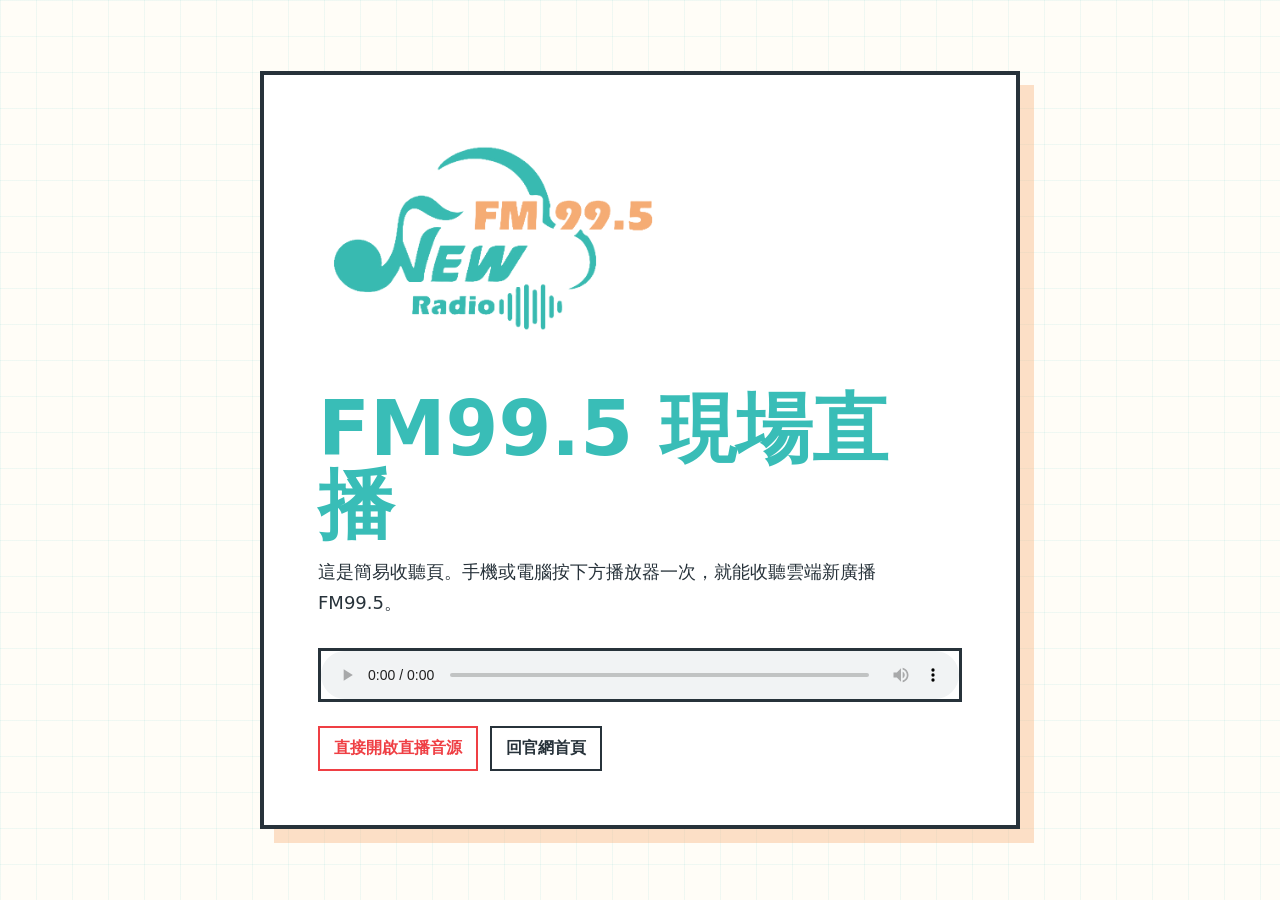
<file: newradio-site/listen.html>
<!doctype html>
<html lang="zh-Hant-TW">
<head>
  <meta charset="utf-8">
  <meta name="viewport" content="width=device-width, initial-scale=1">
  <title>雲端新廣播 FM99.5｜線上收聽模式</title>
  <link rel="icon" href="favicon.png">
  <style>
    :root { --ink:#27323a; --mint:#39bdb7; --peach:#f8ae78; --red:#ef3f44; --paper:#fffdf7; }
    * { box-sizing: border-box; }
    body {
      margin: 0; min-height: 100vh; display: grid; place-items: center; padding: 24px;
      background: linear-gradient(90deg, rgba(57,189,183,.08) 1px, transparent 1px),
        linear-gradient(180deg, rgba(57,189,183,.08) 1px, transparent 1px), var(--paper);
      background-size: 36px 36px; color: var(--ink);
      font-family: "Noto Sans TC", "Microsoft JhengHei", system-ui, sans-serif;
    }
    main { width: min(760px, 100%); padding: clamp(24px, 5vw, 54px); border: 4px solid var(--ink); background: #fff; box-shadow: 14px 14px 0 rgba(248,174,120,.38); }
    img { display: block; width: min(340px, 100%); margin-bottom: 28px; }
    h1 { margin: 0; color: var(--mint); font-size: clamp(42px, 8vw, 76px); line-height: 1; }
    p { margin: 14px 0 0; font-size: 18px; line-height: 1.7; }
    audio { display: block; width: 100%; height: 54px; margin-top: 30px; border: 3px solid var(--ink); }
    .actions { display: flex; flex-wrap: wrap; gap: 12px; margin-top: 24px; }
    a { display: inline-flex; padding: 10px 14px; border: 2px solid var(--ink); color: var(--ink); font-weight: 900; text-decoration: none; }
    .primary { border-color: var(--red); color: var(--red); }
  </style>
</head>
<body>
  <main>
    <img src="assets/newradio-logo.png" alt="New Radio FM99.5 雲端新廣播">
    <h1>FM99.5 現場直播</h1>
    <p>這是簡易收聽頁。手機或電腦按下方播放器一次，就能收聽雲端新廣播 FM99.5。</p>
    <audio controls autoplay src="https://live.arthur.com.tw/">
      您的瀏覽器不支援線上播放。
    </audio>
    <div class="actions">
      <a class="primary" href="https://live.arthur.com.tw/">直接開啟直播音源</a>
      <a href="https://newradio.com.tw/">回官網首頁</a>
    </div>
  </main>
</body>
</html>
</file>
<file: newradio-site/css/newradio.css>
/* ==========================================================================
   雲端新廣播 New Radio FM99.5 — 2026-09 質感改版
   設計原則（apple-design skill，非模仿 Apple 官網）：
   - 字距與行高隨字級變化：大標負字距緊行高，小標微正字距，內文歸零
   - 材質分層：半透明頂欄 + 柔和多層陰影，取代粗框硬陰影
   - 互動回饋落在 pointer-down（:active 立即縮放），不等 click
   - 過場一律可被下一個狀態接手（transition 作用於 transform/opacity）
   - prefers-reduced-motion / reduced-transparency / contrast 三訊號皆有對應
   ========================================================================== */

:root {
  --paper: #faf6ef;
  --surface: #ffffff;
  --ink: #1f2b33;
  --ink-soft: #44535c;
  --muted: #64717a; /* 白底與紙底皆過 WCAG AA（4.5:1） */
  --mint: #39bdb7;
  --mint-dark: #12807c;
  --mint-tint: rgba(57, 189, 183, .10);
  --peach: #f8ae78;
  --peach-tint: rgba(248, 174, 120, .16);
  --red: #e8434a;
  --line: rgba(31, 43, 51, .10);
  --line-strong: rgba(31, 43, 51, .16);

  /* 多層柔和陰影：低擴散貼地層 + 高擴散環境層 */
  --shadow-sm: 0 1px 2px rgba(31, 43, 51, .05), 0 4px 12px rgba(31, 43, 51, .05);
  --shadow-md: 0 2px 4px rgba(31, 43, 51, .05), 0 12px 32px rgba(82, 61, 42, .10);
  --shadow-lg: 0 4px 8px rgba(31, 43, 51, .05), 0 24px 56px rgba(82, 61, 42, .14);

  /* 近似臨界阻尼彈簧的減速曲線：起步快、收尾長，無回彈 */
  --ease-spring: cubic-bezier(.22, 1, .36, 1);
  --radius-lg: 24px;
  --radius-md: 16px;
}

* {
  box-sizing: border-box;
}

html {
  scroll-behavior: smooth;
  scroll-padding-top: 104px;
}

body {
  margin: 0;
  background:
    radial-gradient(1100px 520px at 88% -6%, var(--peach-tint), transparent 62%),
    radial-gradient(1000px 620px at -12% 14%, var(--mint-tint), transparent 60%),
    var(--paper);
  color: var(--ink);
  font-family: "Noto Sans TC", "PingFang TC", "Microsoft JhengHei", system-ui, -apple-system, sans-serif;
  font-size: 17px;
  line-height: 1.7;
  -webkit-font-smoothing: antialiased;
  text-rendering: optimizeLegibility;
}

a {
  color: inherit;
  text-decoration: none;
}

::selection {
  background: rgba(57, 189, 183, .25);
}

.section-shell {
  width: min(1120px, calc(100% - 48px));
  margin: 0 auto;
}

/* --------------------------------------------------------------------------
   小型節標（kicker）：小字級配微正字距，提升小字可讀性
   -------------------------------------------------------------------------- */
.section-kicker,
.editorial-head span,
.feature-story span,
.entry-strip span,
.weather-head span,
.weather-grid span,
.story-list small,
.about-section dt {
  font-size: 13px;
  font-weight: 700;
  letter-spacing: .08em;
  text-transform: uppercase;
}

/* --------------------------------------------------------------------------
   頂欄：半透明材質浮在內容之上；捲動後才浮現邊緣陰影（scroll edge effect）
   -------------------------------------------------------------------------- */
.site-header {
  position: sticky;
  top: 0;
  z-index: 20;
  display: flex;
  align-items: center;
  justify-content: space-between;
  gap: 28px;
  padding: 14px max(24px, calc((100vw - 1120px) / 2));
  background: rgba(250, 246, 239, .72);
  backdrop-filter: blur(20px) saturate(180%);
  -webkit-backdrop-filter: blur(20px) saturate(180%);
  box-shadow: 0 1px 0 rgba(31, 43, 51, 0), 0 8px 24px rgba(31, 43, 51, 0);
  transition: box-shadow .5s var(--ease-spring);
}

.site-header.is-scrolled {
  box-shadow: 0 1px 0 rgba(31, 43, 51, .07), 0 8px 24px rgba(31, 43, 51, .06);
}

.brand {
  display: block;
  border-radius: 10px;
  transition: transform .4s var(--ease-spring);
}

.brand:active {
  transform: scale(.97);
}

.brand img {
  display: block;
  height: 60px;
  width: auto;
}

.nav-links {
  display: flex;
  align-items: center;
  gap: 6px;
  color: var(--ink-soft);
  font-size: 15px;
  font-weight: 500;
}

.nav-links a {
  padding: 8px 14px;
  border-radius: 999px;
  transition: background-color .35s var(--ease-spring), color .35s var(--ease-spring), transform .35s var(--ease-spring);
}

.nav-links a:hover,
.nav-links a:focus-visible {
  color: var(--mint-dark);
  background: rgba(57, 189, 183, .12);
}

.nav-links a:active {
  transform: scale(.95);
}

/* --------------------------------------------------------------------------
   Hero：大標負字距、緊行高；層級靠字重＋字級＋行高一起建立
   -------------------------------------------------------------------------- */
.hero {
  display: grid;
  grid-template-columns: minmax(0, 1fr) 400px;
  gap: 72px;
  align-items: center;
  padding: 72px 0 88px;
}

.hero-logo {
  width: min(280px, 64vw);
  height: auto;
  display: block;
  margin: 0 0 22px;
}

.hero h1 {
  margin: 0;
  color: var(--ink);
  font-size: clamp(46px, 6vw, 82px);
  line-height: 1.04;
  font-weight: 800;
  letter-spacing: -.03em;
}

.slogan {
  margin: 18px 0 0;
  color: var(--mint-dark);
  font-size: clamp(22px, 2.6vw, 33px);
  line-height: 1.25;
  font-weight: 700;
  letter-spacing: -.015em;
}

.sub-slogan {
  margin: 6px 0 0;
  color: var(--muted);
  font-size: clamp(16px, 1.7vw, 20px);
  font-weight: 500;
  letter-spacing: .02em;
}

.hero-lead {
  max-width: 620px;
  margin: 22px 0 0;
  color: var(--ink-soft);
  font-size: 18px;
  line-height: 1.75;
  font-weight: 400;
}

/* --------------------------------------------------------------------------
   播放器：整站唯一主角。白色浮起卡片＋彩色光暈的紅色播放鍵，
   按下瞬間縮放（回饋在 pointer-down，不在 release）
   -------------------------------------------------------------------------- */
.radio-player {
  display: grid;
  grid-template-columns: 76px 1fr auto;
  gap: 20px;
  align-items: center;
  width: 100%;
  max-width: 680px;
  margin-top: 36px;
  padding: 22px 26px;
  border: 1px solid var(--line);
  border-radius: var(--radius-lg);
  background: var(--surface);
  box-shadow: var(--shadow-md);
  transition: box-shadow .5s var(--ease-spring), transform .5s var(--ease-spring);
}

.radio-player:hover {
  box-shadow: var(--shadow-lg);
}

.play-button {
  display: grid;
  place-items: center;
  width: 72px;
  height: 72px;
  border: 0;
  border-radius: 50%;
  color: #fff;
  background: linear-gradient(160deg, #f0555b, var(--red) 55%, #d63038);
  box-shadow: 0 2px 6px rgba(232, 67, 74, .35), 0 10px 26px rgba(232, 67, 74, .30);
  cursor: pointer;
  transition: transform .35s var(--ease-spring), box-shadow .35s var(--ease-spring);
  touch-action: manipulation;
}

.play-button:hover {
  transform: scale(1.05);
  box-shadow: 0 3px 8px rgba(232, 67, 74, .35), 0 14px 34px rgba(232, 67, 74, .36);
}

/* 按下瞬間就縮：transition 只給 100ms，回饋不能遲到 */
.play-button:active {
  transform: scale(.92);
  transition-duration: .1s;
}

.play-button:focus-visible {
  outline: 3px solid rgba(232, 67, 74, .4);
  outline-offset: 3px;
}

.play-button svg {
  width: 30px;
  height: 30px;
  fill: currentColor;
}

.pause-icon,
.is-playing .play-icon {
  display: none;
}

.is-playing .pause-icon {
  display: block;
}

.player-title {
  display: flex;
  align-items: flex-start;
  flex-direction: column;
  gap: 2px;
}

.player-title strong {
  color: var(--ink);
  font-size: 19px;
  font-weight: 700;
  letter-spacing: -.01em;
}

.player-title span {
  color: var(--muted);
  font-size: 14px;
  font-weight: 500;
  transition: color .3s ease;
}

.is-playing .player-title span {
  color: var(--mint-dark);
}

.player-bars {
  display: flex;
  align-items: center;
  gap: 5px;
  height: 40px;
  margin-top: 10px;
}

.player-bars span {
  width: 6px;
  height: 16px;
  border-radius: 3px;
  background: var(--mint);
  opacity: .45;
  animation: radioBars 1.35s ease-in-out infinite;
  animation-play-state: paused;
  transition: opacity .6s ease;
}

.player-bars span:nth-child(3n) { height: 32px; background: var(--peach); animation-delay: -.4s; }
.player-bars span:nth-child(4n) { height: 22px; animation-delay: -.9s; }
.player-bars span:nth-child(5n) { height: 36px; background: var(--red); animation-delay: -.6s; }
.player-bars span:nth-child(2n) { animation-delay: -1.1s; }

.is-playing .player-bars span {
  opacity: 1;
  animation-play-state: running;
}

/* 暫停時音波條回到靜止高度，不要凍結在伸縮到一半的畫格 */
.radio-player:not(.is-playing) .player-bars span {
  animation: none;
}

@keyframes radioBars {
  0%, 100% { transform: scaleY(.55); }
  50% { transform: scaleY(1); }
}

.on-air {
  display: inline-flex;
  align-items: center;
  gap: 8px;
  padding: 7px 14px;
  border-radius: 999px;
  background: rgba(232, 67, 74, .10);
  color: var(--red);
  font-size: 13px;
  font-weight: 700;
  letter-spacing: .06em;
  white-space: nowrap;
}

.on-air::before {
  content: "";
  width: 7px;
  height: 7px;
  border-radius: 50%;
  background: var(--red);
  animation: onAirPulse 2.2s ease-in-out infinite;
}

@keyframes onAirPulse {
  0%, 100% { opacity: 1; transform: scale(1); }
  50% { opacity: .45; transform: scale(.8); }
}

.listen-note {
  max-width: 680px;
  margin: 16px 0 0;
  color: var(--muted);
  font-size: 14px;
  font-weight: 400;
}

.native-player {
  display: block;
  width: min(680px, 100%);
  height: 44px;
  margin-top: 12px;
  border-radius: 12px;
}

.stream-row {
  display: flex;
  flex-wrap: wrap;
  gap: 10px 18px;
  align-items: center;
  margin-top: 16px;
  color: var(--muted);
  font-size: 14px;
}

.stream-row span {
  color: var(--muted);
  font-weight: 500;
}

.stream-row a {
  color: var(--mint-dark);
  font-weight: 600;
  border-bottom: 1px solid rgba(18, 128, 124, .3);
  transition: border-color .3s ease, color .3s ease;
}

.stream-row a:hover {
  color: var(--ink);
  border-color: currentColor;
}

/* --------------------------------------------------------------------------
   天氣：卡片內的次級資訊，用留白與細分隔線收斂，不與播放器搶焦點
   -------------------------------------------------------------------------- */
.weather-now {
  max-width: 680px;
  margin-top: 40px;
  padding-top: 26px;
  border-top: 1px solid var(--line);
}

.weather-head {
  display: flex;
  align-items: baseline;
  justify-content: space-between;
  gap: 16px;
  margin-bottom: 14px;
}

.weather-head span {
  color: var(--mint-dark);
}

.weather-head strong {
  color: var(--ink-soft);
  font-size: 15px;
  font-weight: 600;
}

.weather-grid {
  display: grid;
  grid-template-columns: repeat(2, minmax(0, 1fr));
  gap: 14px;
}

.weather-grid article {
  padding: 18px 20px;
  border: 1px solid var(--line);
  border-radius: var(--radius-md);
  background: rgba(255, 255, 255, .6);
  backdrop-filter: blur(8px);
  -webkit-backdrop-filter: blur(8px);
}

.weather-grid span,
.weather-grid small {
  display: block;
}

.weather-grid span {
  color: var(--mint-dark);
  font-size: 12px;
}

.weather-grid strong {
  display: block;
  margin-top: 6px;
  color: var(--ink);
  font-size: 30px;
  line-height: 1.15;
  font-weight: 700;
  letter-spacing: -.02em;
  font-variant-numeric: tabular-nums;
}

.weather-grid small {
  margin-top: 4px;
  color: var(--muted);
  font-size: 13px;
  font-weight: 400;
}

/* --------------------------------------------------------------------------
   右欄編輯面板：玻璃材質卡片，資訊靠行距與分隔線組織
   -------------------------------------------------------------------------- */
.editorial-panel {
  align-self: stretch;
  display: flex;
  flex-direction: column;
  justify-content: center;
  padding: 34px 32px;
  border: 1px solid var(--line);
  border-radius: var(--radius-lg);
  background: rgba(255, 255, 255, .55);
  backdrop-filter: blur(16px) saturate(160%);
  -webkit-backdrop-filter: blur(16px) saturate(160%);
  box-shadow: var(--shadow-sm);
}

.editorial-head {
  display: flex;
  align-items: baseline;
  justify-content: space-between;
  gap: 16px;
  padding: 0 0 18px;
  border-bottom: 1px solid var(--line-strong);
}

.editorial-head span {
  color: var(--mint-dark);
}

.editorial-head strong {
  color: var(--ink);
  font-size: 17px;
  font-weight: 700;
}

.feature-story {
  display: block;
  padding: 26px 0;
  border-bottom: 1px solid var(--line);
  transition: opacity .3s ease;
}

.feature-story:active {
  opacity: .6;
  transition-duration: .1s;
}

.feature-story span {
  color: var(--red);
}

.feature-story h2 {
  margin: 10px 0 0;
  color: var(--ink);
  font-size: clamp(24px, 2.4vw, 30px);
  line-height: 1.22;
  font-weight: 700;
  letter-spacing: -.02em;
}

.feature-story p {
  margin: 14px 0 0;
  color: var(--muted);
  font-size: 15px;
  line-height: 1.7;
}

.story-list a {
  display: grid;
  grid-template-columns: 40px 1fr;
  gap: 0 16px;
  padding: 18px 0;
  border-bottom: 1px solid var(--line);
  transition: opacity .3s ease, transform .4s var(--ease-spring);
}

.story-list a:hover {
  transform: translateX(4px);
}

.story-list a:active {
  opacity: .6;
  transition-duration: .1s;
}

.story-list a:last-child {
  border-bottom: 0;
}

.story-list span {
  grid-row: span 2;
  color: var(--peach);
  font-size: 17px;
  font-weight: 700;
  font-variant-numeric: tabular-nums;
}

.story-list strong {
  color: var(--ink);
  font-size: 18px;
  line-height: 1.35;
  font-weight: 600;
}

.story-list small {
  color: var(--muted);
}

/* --------------------------------------------------------------------------
   入口列：四格等分卡片，hover 浮起、按下即縮
   -------------------------------------------------------------------------- */
.entry-strip {
  display: grid;
  grid-template-columns: repeat(4, minmax(0, 1fr));
  gap: 18px;
  margin-top: 8px;
}

.entry-strip a {
  display: grid;
  gap: 4px;
  align-content: start;
  min-height: 136px;
  padding: 24px 26px;
  border: 1px solid var(--line);
  border-radius: var(--radius-lg);
  background: var(--surface);
  box-shadow: var(--shadow-sm);
  transition: transform .5s var(--ease-spring), box-shadow .5s var(--ease-spring);
}

.entry-strip a:hover {
  transform: translateY(-4px);
  box-shadow: var(--shadow-md);
}

.entry-strip a:active {
  transform: translateY(-1px) scale(.98);
  transition-duration: .1s;
}

.entry-strip span {
  color: var(--mint-dark);
  font-size: 12px;
}

.entry-strip strong {
  margin-top: 6px;
  color: var(--ink);
  font-size: 22px;
  line-height: 1.3;
  font-weight: 700;
  letter-spacing: -.015em;
}

.entry-strip small {
  color: var(--muted);
  font-size: 14px;
  font-weight: 400;
}

/* --------------------------------------------------------------------------
   內容卡片區
   -------------------------------------------------------------------------- */
.feature-grid {
  display: grid;
  grid-template-columns: repeat(3, minmax(0, 1fr));
  gap: 22px;
  padding: 96px 0 48px;
}

.paper-card {
  min-height: 300px;
  padding: 32px;
  border: 1px solid var(--line);
  border-radius: var(--radius-lg);
  background: var(--surface);
  box-shadow: var(--shadow-sm);
  transition: transform .5s var(--ease-spring), box-shadow .5s var(--ease-spring);
}

.paper-card:hover {
  transform: translateY(-4px);
  box-shadow: var(--shadow-md);
}

.paper-card.mint {
  background: linear-gradient(180deg, rgba(57, 189, 183, .07), rgba(57, 189, 183, .02) 60%), var(--surface);
}

.paper-card.peach {
  background: linear-gradient(180deg, rgba(248, 174, 120, .12), rgba(248, 174, 120, .03) 60%), var(--surface);
}

.paper-card.wide {
  grid-column: 1 / -1;
  min-height: auto;
}

.section-kicker {
  margin-bottom: 8px;
  color: var(--red);
}

.paper-card h2 {
  margin: 0;
  color: var(--ink);
  font-size: 27px;
  line-height: 1.2;
  font-weight: 700;
  letter-spacing: -.02em;
}

.paper-card p {
  margin: 14px 0 0;
  color: var(--ink-soft);
  font-size: 16px;
  line-height: 1.75;
}

.paper-card > a {
  display: inline-flex;
  align-items: center;
  gap: 6px;
  margin-top: 24px;
  padding: 11px 20px;
  border-radius: 999px;
  background: var(--ink);
  color: #fff;
  font-size: 15px;
  font-weight: 600;
  transition: transform .35s var(--ease-spring), background-color .35s ease;
}

.paper-card > a::after {
  content: "→";
  font-weight: 400;
  transition: transform .35s var(--ease-spring);
}

.paper-card > a:hover {
  background: var(--mint-dark);
}

.paper-card > a:hover::after {
  transform: translateX(3px);
}

.paper-card > a:active {
  transform: scale(.96);
  transition-duration: .1s;
}

.podcast-latest {
  display: grid;
  grid-template-columns: repeat(3, minmax(0, 1fr));
  gap: 16px;
  margin-top: 22px;
}

.podcast-latest a {
  display: grid;
  grid-template-columns: 36px 1fr;
  gap: 14px;
  align-items: start;
  min-height: 120px;
  margin: 0;
  padding: 20px;
  border: 1px solid var(--line);
  border-radius: var(--radius-md);
  background: var(--paper);
  transition: transform .45s var(--ease-spring), box-shadow .45s var(--ease-spring), background-color .3s ease;
}

.podcast-latest a:hover {
  transform: translateY(-3px);
  background: var(--surface);
  box-shadow: var(--shadow-sm);
}

.podcast-latest a:active {
  transform: scale(.98);
  transition-duration: .1s;
}

.podcast-latest span {
  color: var(--peach);
  font-size: 17px;
  font-weight: 700;
  font-variant-numeric: tabular-nums;
}

.podcast-latest strong {
  display: block;
  color: var(--ink);
  font-size: 16px;
  line-height: 1.45;
  font-weight: 600;
}

.podcast-latest small {
  display: block;
  margin-top: 8px;
  color: var(--muted);
  font-size: 13px;
  font-weight: 400;
}

/* --------------------------------------------------------------------------
   關於電台
   -------------------------------------------------------------------------- */
.about-section {
  display: grid;
  grid-template-columns: .9fr 1.1fr;
  gap: 64px;
  align-items: start;
  padding: 48px 0 110px;
}

.about-section h2 {
  margin: 0;
  color: var(--ink);
  font-size: clamp(36px, 4.6vw, 60px);
  line-height: 1.08;
  font-weight: 800;
  letter-spacing: -.03em;
}

.about-section h2 span {
  display: block;
}

.about-section h2 span:last-child {
  color: var(--mint-dark);
}

.about-section p {
  margin: 22px 0 0;
  color: var(--ink-soft);
  font-size: 17px;
  line-height: 1.8;
}

.about-section dl {
  display: grid;
  grid-template-columns: repeat(2, minmax(0, 1fr));
  gap: 16px;
  margin: 0;
}

.about-section dl div {
  padding: 22px 24px;
  border: 1px solid var(--line);
  border-radius: var(--radius-md);
  background: var(--surface);
  box-shadow: var(--shadow-sm);
}

.about-section dt {
  color: var(--mint-dark);
  font-size: 12px;
}

.about-section dd {
  margin: 8px 0 0;
  color: var(--ink);
  font-size: 19px;
  line-height: 1.4;
  font-weight: 600;
  letter-spacing: -.01em;
}

/* --------------------------------------------------------------------------
   頁尾
   -------------------------------------------------------------------------- */
.site-footer {
  background: #222b30;
  color: rgba(255, 255, 255, .85);
}

.footer-inner {
  display: flex;
  justify-content: space-between;
  align-items: center;
  gap: 24px;
  padding: 44px 0;
}

.footer-inner img {
  display: block;
  width: 150px;
  margin-bottom: 12px;
  padding: 10px 14px;
  border-radius: 14px;
  background: #fff;
}

.footer-inner p {
  margin: 0;
  font-size: 14px;
  color: rgba(255, 255, 255, .6);
}

.footer-inner nav {
  display: flex;
  flex-wrap: wrap;
  justify-content: flex-end;
  gap: 8px;
  font-size: 14px;
  font-weight: 500;
}

.footer-inner nav a {
  padding: 8px 14px;
  border-radius: 999px;
  transition: background-color .3s ease, color .3s ease;
}

.footer-inner nav a:hover {
  background: rgba(255, 255, 255, .1);
  color: #fff;
}

/* --------------------------------------------------------------------------
   進場顯示（由 js/ui.js 掛 .reveal / .is-visible）：
   位移小、時間短，重點是節奏不是特效
   -------------------------------------------------------------------------- */
.reveal {
  opacity: 0;
  transform: translateY(22px);
  transition: opacity .7s var(--ease-spring), transform .7s var(--ease-spring);
  transition-delay: var(--reveal-delay, 0s);
}

.reveal.is-visible {
  opacity: 1;
  transform: none;
}

/* --------------------------------------------------------------------------
   無障礙三訊號
   -------------------------------------------------------------------------- */
@media (prefers-reduced-motion: reduce) {
  html {
    scroll-behavior: auto;
  }

  *,
  *::before,
  *::after {
    animation-duration: .01ms !important;
    animation-iteration-count: 1 !important;
    transition-duration: .01ms !important;
  }

  .reveal {
    opacity: 1;
    transform: none;
  }

  .player-bars span {
    transform: none;
  }
}

@media (prefers-reduced-transparency: reduce) {
  .site-header {
    background: var(--paper);
    backdrop-filter: none;
    -webkit-backdrop-filter: none;
  }

  .editorial-panel,
  .weather-grid article {
    background: var(--surface);
    backdrop-filter: none;
    -webkit-backdrop-filter: none;
  }
}

@media (prefers-contrast: more) {
  :root {
    --line: rgba(31, 43, 51, .4);
    --line-strong: rgba(31, 43, 51, .6);
    --muted: #4a565e;
  }
}

/* --------------------------------------------------------------------------
   響應式
   -------------------------------------------------------------------------- */
@media (max-width: 980px) {
  html {
    scroll-padding-top: 16px;
  }

  /* 窄螢幕頂欄疊成兩層後太高，吸頂會吃掉大半畫面：改為隨頁面捲走 */
  .site-header {
    position: static;
    align-items: flex-start;
    flex-direction: column;
    gap: 8px;
  }

  .nav-links {
    width: 100%;
    overflow-x: auto;
    white-space: nowrap;
    -webkit-overflow-scrolling: touch;
  }

  .hero,
  .about-section {
    grid-template-columns: 1fr;
    gap: 48px;
  }

  .hero {
    padding: 48px 0 64px;
  }

  .entry-strip,
  .feature-grid,
  .podcast-latest {
    grid-template-columns: repeat(2, minmax(0, 1fr));
  }

  .feature-grid {
    padding-top: 72px;
  }
}

@media (max-width: 640px) {
  .section-shell {
    width: min(100% - 32px, 1120px);
  }

  .site-header {
    padding-inline: 16px;
  }

  .brand img {
    height: 52px;
  }

  .nav-links {
    flex-wrap: wrap;
    gap: 2px;
    font-size: 14px;
    white-space: normal;
    overflow: visible;
  }

  .nav-links a {
    padding: 7px 10px;
  }

  .hero {
    gap: 36px;
    padding-top: 36px;
  }

  .hero-logo {
    display: none;
  }

  .hero-lead {
    font-size: 16px;
  }

  .radio-player {
    grid-template-columns: 64px 1fr;
    gap: 16px;
    padding: 18px;
  }

  .play-button {
    width: 62px;
    height: 62px;
  }

  .on-air {
    grid-column: 1 / -1;
    width: max-content;
  }

  .weather-head {
    align-items: flex-start;
    flex-direction: column;
    gap: 2px;
  }

  .weather-grid {
    grid-template-columns: 1fr;
  }

  .editorial-panel {
    padding: 26px 24px;
  }

  .entry-strip,
  .feature-grid,
  .podcast-latest,
  .about-section dl {
    grid-template-columns: 1fr;
  }

  .entry-strip a {
    min-height: auto;
  }

  .feature-grid {
    padding-top: 64px;
    gap: 16px;
  }

  .paper-card {
    min-height: auto;
    padding: 26px;
  }

  .about-section {
    padding-bottom: 80px;
  }

  .footer-inner {
    align-items: flex-start;
    flex-direction: column;
  }

  .footer-inner nav {
    justify-content: flex-start;
  }
}

/* Listening and compact-screen refinements */
.skip-link{position:fixed;top:8px;left:8px;z-index:1000;padding:12px 18px;background:#fff;color:#922329;transform:translateY(-150%);border-radius:8px}
.skip-link:focus{transform:none}
a:focus-visible,button:focus-visible,summary:focus-visible{outline:3px solid #b82e36;outline-offset:5px}
#listen,#schedule,#about{scroll-margin-top:125px}
.hero-lead,.paper-card p{ text-wrap:pretty;line-height:1.9}
.player-main{min-width:0}.player-title span{overflow-wrap:anywhere}
@media(max-width:600px){.weather-grid{grid-template-columns:1fr 1fr}.entry-strip{grid-template-columns:1fr 1fr}.entry-strip a{padding:20px 16px}.nav-links a{min-height:44px;display:inline-flex;align-items:center}.hero{padding-top:24px}.slogan{font-size:clamp(22px,6vw,30px)}.stream-row{flex-wrap:wrap}.about-section dd{overflow-wrap:anywhere}}
@media(prefers-reduced-motion:reduce){html{scroll-behavior:auto}*,*::before,*::after{animation-duration:.01ms!important;animation-iteration-count:1!important;transition-duration:.01ms!important}}
</file>
<file: newradio-site/css/newradio-kit.css>
/* ==========================================================================
   newradio-kit.css — 雲端新廣播官網 UI 強化套件（零依賴）
   來源技術：CodePen Web Audio 視覺化、21st.dev 常駐播放列、React Bits SplitText、
   MagicUI Marquee。全部重寫成原生 CSS/JS，沿用 newradio.css 的 token
   （--mint / --peach / --red / --ease-spring / --shadow-*），不覆寫既有規則。
   每個模組都可單獨啟用；prefers-reduced-motion 時只保留狀態、不做動畫。
   ========================================================================== */

/* --------------------------------------------------------------------------
   1. 真實音訊視覺化：接管 .player-bars 的 16 根 bar
   JS 偵測到 Web Audio 可用時在 .radio-player 加 .has-visualizer，
   bar 高度改由 --level（0–1）驅動；否則維持原本的 CSS keyframes。
   -------------------------------------------------------------------------- */
.radio-player.has-visualizer .player-bars span {
  animation: none !important;
  opacity: 1;
  transform-origin: center;
  transform: scaleY(calc(.18 + var(--level, 0) * .82));
  transition: transform 90ms linear, opacity .6s ease;
  will-change: transform;
}
.radio-player.has-visualizer:not(.is-playing) .player-bars span {
  transform: scaleY(.3);
  opacity: .45;
  transition: transform .6s var(--ease-spring, ease), opacity .6s ease;
}

/* --------------------------------------------------------------------------
   2. 常駐迷你播放列：捲過 #listen 後從底部浮出，播放狀態與主播放器同步
   -------------------------------------------------------------------------- */
.nr-mini {
  position: fixed;
  left: 50%;
  bottom: calc(14px + env(safe-area-inset-bottom, 0px));
  z-index: 30;
  display: grid;
  grid-template-columns: 48px 1fr auto;
  gap: 14px;
  align-items: center;
  width: min(560px, calc(100% - 24px));
  padding: 10px 14px 10px 10px;
  border: 1px solid var(--line, rgba(31,43,51,.1));
  border-radius: 999px;
  background: rgba(255, 255, 255, .78);
  -webkit-backdrop-filter: blur(20px) saturate(180%);
  backdrop-filter: blur(20px) saturate(180%);
  box-shadow: var(--shadow-lg, 0 24px 56px rgba(82,61,42,.14));
  color: var(--ink, #1f2b33);
  transform: translate(-50%, calc(100% + 24px));
  opacity: 0;
  pointer-events: none;
  transition: transform .6s var(--ease-spring, ease), opacity .4s ease;
}
.nr-mini.is-shown {
  transform: translate(-50%, 0);
  opacity: 1;
  pointer-events: auto;
}
.nr-mini button {
  display: grid;
  place-items: center;
  width: 48px;
  height: 48px;
  border: 0;
  border-radius: 50%;
  color: #fff;
  background: linear-gradient(160deg, #f0555b, var(--red, #e8434a) 55%, #d63038);
  box-shadow: 0 2px 6px rgba(232,67,74,.35), 0 8px 20px rgba(232,67,74,.28);
  cursor: pointer;
  touch-action: manipulation;
  transition: transform .35s var(--ease-spring, ease);
}
.nr-mini button:hover { transform: scale(1.05); }
.nr-mini button:active { transform: scale(.92); transition-duration: .1s; }
.nr-mini button:focus-visible { outline: 3px solid rgba(232,67,74,.4); outline-offset: 3px; }
.nr-mini button svg { width: 22px; height: 22px; fill: currentColor; }
.nr-mini .pause-icon { display: none; }
.nr-mini.is-playing .pause-icon { display: block; }
.nr-mini.is-playing .play-icon { display: none; }
.nr-mini-text {
  min-width: 0;
  line-height: 1.3;
}
.nr-mini-text strong {
  display: block;
  font-size: 14px;
  font-weight: 700;
  letter-spacing: -.01em;
}
.nr-mini-text span {
  display: block;
  overflow: hidden;
  color: var(--muted, #64717a);
  font-size: 12px;
  white-space: nowrap;
  text-overflow: ellipsis;
}
.nr-mini-bars {
  display: flex;
  align-items: center;
  gap: 3px;
  height: 22px;
  padding-right: 4px;
}
.nr-mini-bars span {
  width: 4px;
  height: 100%;
  border-radius: 2px;
  background: var(--mint, #39bdb7);
  transform-origin: center;
  transform: scaleY(.3);
  opacity: .5;
  transition: transform 90ms linear, opacity .4s ease;
}
.nr-mini-bars span:nth-child(2) { background: var(--peach, #f8ae78); }
.nr-mini-bars span:nth-child(4) { background: var(--red, #e8434a); }
.nr-mini.is-playing .nr-mini-bars span {
  opacity: 1;
  transform: scaleY(calc(.2 + var(--level, 0) * .8));
}
/* 沒有真實頻譜時（CORS 失敗或不支援），播放中退回 CSS 律動 */
.nr-mini.is-playing:not(.has-visualizer) .nr-mini-bars span {
  animation: radioBars 1.35s ease-in-out infinite;
}
.nr-mini.is-playing:not(.has-visualizer) .nr-mini-bars span:nth-child(2) { animation-delay: -.4s; }
.nr-mini.is-playing:not(.has-visualizer) .nr-mini-bars span:nth-child(3) { animation-delay: -.9s; }
.nr-mini.is-playing:not(.has-visualizer) .nr-mini-bars span:nth-child(4) { animation-delay: -.6s; }
.nr-mini.is-playing:not(.has-visualizer) .nr-mini-bars span:nth-child(5) { animation-delay: -1.1s; }

/* --------------------------------------------------------------------------
   3. 標題逐字進場（SplitText 手法）：[data-split]
   JS 把文字拆成 <span class="nr-char">，用 --i 做階梯延遲。
   未啟用 JS 或 reduced-motion 時，文字原樣可見。
   -------------------------------------------------------------------------- */
[data-split] .nr-char {
  display: inline-block;
  opacity: 0;
  transform: translateY(.6em);
  filter: blur(4px);
  animation: nrCharIn .7s var(--ease-spring, ease) forwards;
  animation-delay: calc(var(--split-delay, 0s) + var(--i, 0) * var(--split-stagger, 45ms));
  will-change: transform, opacity, filter;
}
[data-split] .nr-char.is-space { width: .3em; }
@keyframes nrCharIn {
  to { opacity: 1; transform: none; filter: blur(0); }
}

/* --------------------------------------------------------------------------
   4. 節目 / 集數跑馬燈（Marquee 手法）：[data-marquee]
   -------------------------------------------------------------------------- */
.nr-marquee {
  position: relative;
  overflow: hidden;
  padding: 14px 0;
  border-top: 1px solid var(--line, rgba(31,43,51,.1));
  border-bottom: 1px solid var(--line, rgba(31,43,51,.1));
  -webkit-mask-image: linear-gradient(90deg, transparent, #000 8%, #000 92%, transparent);
  mask-image: linear-gradient(90deg, transparent, #000 8%, #000 92%, transparent);
}
.nr-marquee-track {
  display: flex;
  width: max-content;
  gap: 40px;
  animation: nrMarquee var(--marquee-duration, 40s) linear infinite;
}
.nr-marquee:hover .nr-marquee-track,
.nr-marquee:focus-within .nr-marquee-track { animation-play-state: paused; }
.nr-marquee-item {
  display: inline-flex;
  align-items: baseline;
  gap: 10px;
  white-space: nowrap;
  color: var(--ink, #1f2b33);
  font-size: 15px;
  font-weight: 600;
}
.nr-marquee-item small {
  color: var(--muted, #64717a);
  font-size: 12px;
  font-weight: 500;
  letter-spacing: .06em;
  text-transform: uppercase;
}
.nr-marquee-item::before {
  content: "";
  width: 6px;
  height: 6px;
  border-radius: 50%;
  background: var(--mint, #39bdb7);
  align-self: center;
}
.nr-marquee-item.is-live::before { background: var(--red, #e8434a); animation: onAirPulse 2.2s ease-in-out infinite; }
@keyframes nrMarquee {
  from { transform: translateX(0); }
  to { transform: translateX(-50%); }
}

/* --------------------------------------------------------------------------
   降級：動態 / 透明 / 對比
   -------------------------------------------------------------------------- */
@media (prefers-reduced-motion: reduce) {
  [data-split] .nr-char { animation: none; opacity: 1; transform: none; filter: none; }
  .nr-marquee { -webkit-mask-image: none; mask-image: none; overflow-x: auto; }
  .nr-marquee-track { animation: none; width: auto; }
  .nr-marquee-track[aria-hidden="true"] { display: none; }
  .nr-mini { transition: opacity .2s ease; transform: translate(-50%, 0); }
  .nr-mini-bars span { transition: none; }
  .nr-mini.is-playing:not(.has-visualizer) .nr-mini-bars span { animation: none; transform: scaleY(.6); }
  .radio-player.has-visualizer .player-bars span { transition: none; }
}
@media (prefers-reduced-transparency: reduce) {
  .nr-mini { background: var(--surface, #fff); -webkit-backdrop-filter: none; backdrop-filter: none; }
}
@media (prefers-contrast: more) {
  .nr-mini { border-color: var(--line-strong, rgba(31,43,51,.4)); }
}
@media (max-width: 640px) {
  .nr-mini { grid-template-columns: 44px 1fr auto; gap: 10px; }
  .nr-mini button { width: 44px; height: 44px; }
  .nr-mini-bars { display: none; }
}
</file>
<file: newradio-site/css/site.css>
/* ==========================================================================
   site.css — 2026-10 改版新增區塊（現在播出 / 今日節目 / 主持人聲紋卡 /
   Podcast Hub / 公開資訊）。只新增，不覆寫 newradio.css 既有規則。
   ========================================================================== */

/* ---------- 共用：區塊標頭 ---------- */
.section-head {
  display: flex;
  align-items: flex-end;
  justify-content: space-between;
  gap: 24px;
  margin: 0 0 28px;
}
.section-head h2 {
  margin: 4px 0 0;
  font-size: clamp(28px, 3.2vw, 38px);
  line-height: 1.1;
  font-weight: 800;
  letter-spacing: -.025em;
}
.section-note {
  max-width: 440px;
  margin: 0;
  color: var(--muted);
  font-size: 14px;
  line-height: 1.6;
}
.schedule-section, .hosts-section, .podcast-section, .notices-section { padding: 72px 0 0; }
.data-fallback { color: var(--muted); font-size: 14px; }
.data-fallback a { color: var(--mint-dark); text-decoration: underline; }

/* ---------- 現在播出 ---------- */
.now-playing {
  margin-top: 32px;
  padding: 16px 20px;
  border-left: 3px solid var(--red);
  border-radius: 0 var(--radius-md) var(--radius-md) 0;
  background: rgba(255, 255, 255, .55);
  -webkit-backdrop-filter: blur(12px);
  backdrop-filter: blur(12px);
}
.now-head { display: flex; justify-content: space-between; align-items: baseline; gap: 12px; }
.now-head .section-kicker { color: var(--red); }
.now-time { color: var(--muted); font-size: 13px; font-variant-numeric: tabular-nums; letter-spacing: .04em; }
.now-title { display: block; margin-top: 4px; font-size: clamp(20px, 2.2vw, 26px); font-weight: 800; letter-spacing: -.02em; line-height: 1.2; }
.now-hosts { display: block; margin-top: 2px; color: var(--ink-soft); font-size: 15px; }
.now-progress { height: 3px; margin-top: 12px; border-radius: 2px; background: var(--line); overflow: hidden; }
.now-progress span { display: block; height: 100%; width: 0; background: linear-gradient(90deg, var(--mint), var(--red)); transition: width 1s linear; }
.now-next { display: block; margin-top: 8px; color: var(--muted); font-size: 13px; }
.now-playing + .radio-player { margin-top: 16px; }

/* 首屏右欄最新集數：標題與日期分兩行 */
.story-list a > div { min-width: 0; }
.story-list a > div strong, .story-list a > div small { display: block; }
.story-list a > div small { margin-top: 2px; }

/* ---------- 今日節目帶 ---------- */
.day-switch { display: inline-flex; padding: 4px; border: 1px solid var(--line); border-radius: 999px; background: var(--surface); }
.day-switch button {
  padding: 8px 16px;
  border: 0;
  border-radius: 999px;
  background: transparent;
  color: var(--ink-soft);
  font: inherit;
  font-size: 14px;
  font-weight: 600;
  cursor: pointer;
  transition: background-color .35s var(--ease-spring), color .35s var(--ease-spring);
}
.day-switch button[aria-selected="true"] { background: var(--ink); color: #fff; }
.day-switch button:focus-visible { outline: 3px solid rgba(57,189,183,.4); outline-offset: 2px; }

.timeline {
  display: grid;
  grid-template-columns: repeat(auto-fill, minmax(220px, 1fr));
  gap: 12px;
}
.slot {
  position: relative;
  display: block;
  padding: 16px 18px 16px 22px;
  border: 1px solid var(--line);
  border-radius: var(--radius-md);
  background: var(--surface);
  box-shadow: var(--shadow-sm);
  transition: transform .45s var(--ease-spring), box-shadow .45s var(--ease-spring);
}
.slot::before {
  content: "";
  position: absolute;
  left: 0; top: 14px; bottom: 14px;
  width: 3px;
  border-radius: 2px;
  background: var(--line-strong);
}
.slot.is-past { opacity: .62; }
.slot.is-live { border-color: rgba(232,67,74,.35); box-shadow: var(--shadow-md); }
.slot.is-live::before { background: var(--red); }
.slot.is-rerun .slot-title { color: var(--ink-soft); }
.slot summary { list-style: none; cursor: pointer; }
.slot summary::-webkit-details-marker { display: none; }
.slot-time { display: flex; align-items: center; gap: 8px; color: var(--muted); font-size: 12px; font-weight: 600; letter-spacing: .08em; font-variant-numeric: tabular-nums; }
.slot.is-live .slot-time { color: var(--red); }
.slot.is-live .slot-time::after { content: "直播中"; padding: 2px 8px; border-radius: 999px; background: rgba(232,67,74,.1); font-size: 11px; letter-spacing: .06em; }
.slot-title { display: block; margin-top: 6px; font-size: 17px; font-weight: 700; letter-spacing: -.01em; line-height: 1.3; }
.slot-hosts { display: block; margin-top: 2px; color: var(--ink-soft); font-size: 13px; }
.slot-summary { margin: 10px 0 0; color: var(--muted); font-size: 13px; line-height: 1.6; }
.slot:hover { transform: translateY(-2px); box-shadow: var(--shadow-md); }

/* ---------- 主持人聲紋卡 ---------- */
.host-grid {
  display: grid;
  grid-template-columns: repeat(auto-fill, minmax(190px, 1fr));
  gap: 14px;
}
.host-card {
  position: relative;
  padding: 18px 18px 16px;
  border: 1px solid var(--line);
  border-radius: var(--radius-md);
  background: var(--surface);
  box-shadow: var(--shadow-sm);
  transition: transform .45s var(--ease-spring), box-shadow .45s var(--ease-spring);
}
.host-card:hover { transform: translateY(-3px); box-shadow: var(--shadow-md); }
.host-top { display: flex; align-items: center; justify-content: space-between; gap: 10px; }
.host-mark {
  display: grid; place-items: center;
  width: 40px; height: 40px;
  border-radius: 50%;
  color: #fff;
  font-size: 17px; font-weight: 800;
  background: var(--host-color, var(--mint));
  box-shadow: 0 6px 16px color-mix(in srgb, var(--host-color, var(--mint)) 35%, transparent);
}
@supports not (color: color-mix(in srgb, red, blue)) { .host-mark { box-shadow: var(--shadow-sm); } }
.host-live { display: none; align-items: center; gap: 6px; color: var(--red); font-size: 11px; font-weight: 700; letter-spacing: .08em; }
.host-live::before { content: ""; width: 6px; height: 6px; border-radius: 50%; background: var(--red); animation: onAirPulse 2.2s ease-in-out infinite; }
.host-card.is-live .host-live { display: inline-flex; }
.host-card.is-live { border-color: rgba(232,67,74,.3); }
.host-wave { display: block; width: 100%; height: 48px; margin: 14px 0 10px; }
.host-wave rect { fill: var(--host-color, var(--mint)); opacity: .75; transform-origin: center; transform-box: fill-box; }
.host-card.is-live .host-wave rect { animation: hostWave 1.4s ease-in-out infinite; animation-delay: calc(var(--i) * -.09s); }
@keyframes hostWave { 0%,100% { transform: scaleY(1); } 50% { transform: scaleY(.45); } }
.host-name { display: block; font-size: 18px; font-weight: 800; letter-spacing: -.01em; }
.host-shows { display: block; margin-top: 4px; color: var(--ink-soft); font-size: 13px; line-height: 1.5; }
.host-slots { display: block; margin-top: 4px; color: var(--muted); font-size: 12px; font-variant-numeric: tabular-nums; }

/* ---------- Podcast Hub ---------- */
.podcast-links { display: flex; gap: 8px; flex-wrap: wrap; }
.podcast-links a {
  padding: 8px 14px;
  border: 1px solid var(--line);
  border-radius: 999px;
  background: var(--surface);
  font-size: 13px; font-weight: 600;
  transition: background-color .35s var(--ease-spring), color .35s var(--ease-spring), transform .35s var(--ease-spring);
}
.podcast-links a:hover { color: var(--mint-dark); background: rgba(57,189,183,.12); }
.podcast-links a:active { transform: scale(.95); }

.podcast-player {
  position: sticky;
  top: 84px;
  z-index: 15;
  display: grid;
  grid-template-columns: 72px 1fr auto;
  gap: 18px;
  align-items: center;
  min-height: 0;
  margin: 0 0 24px;
  padding: 16px 20px;
  background: rgba(255,255,255,.86);
  -webkit-backdrop-filter: blur(18px) saturate(170%);
  backdrop-filter: blur(18px) saturate(170%);
  box-shadow: var(--shadow-md);
}
.podcast-player[hidden] { display: none; }
.pod-cover { width: 72px; height: 72px; border-radius: 12px; object-fit: cover; background: var(--paper); }
.pod-main { min-width: 0; }
.pod-main > strong { display: block; margin-top: 2px; font-size: 16px; font-weight: 700; line-height: 1.3; overflow: hidden; white-space: nowrap; text-overflow: ellipsis; }
.pod-controls { display: flex; align-items: center; gap: 10px; margin-top: 10px; }
.pod-play { width: 44px; height: 44px; flex: none; }
.pod-play svg { width: 20px; height: 20px; }
.pod-play .pause-icon { display: none; }
.podcast-player.is-playing .pod-play .pause-icon { display: block; }
.podcast-player.is-playing .pod-play .play-icon { display: none; }
.pod-btn {
  padding: 8px 12px;
  border: 1px solid var(--line);
  border-radius: 999px;
  background: var(--surface);
  color: var(--ink);
  font: inherit; font-size: 13px; font-weight: 600;
  cursor: pointer;
  transition: background-color .3s ease, transform .3s var(--ease-spring);
}
.pod-btn:hover { background: rgba(57,189,183,.12); color: var(--mint-dark); }
.pod-btn:active { transform: scale(.95); }
.pod-btn:focus-visible, .pod-play:focus-visible { outline: 3px solid rgba(57,189,183,.4); outline-offset: 2px; }
.pod-seek { flex: 1; min-width: 80px; accent-color: var(--red); }
.pod-time { color: var(--muted); font-size: 12px; font-variant-numeric: tabular-nums; white-space: nowrap; }
.podcast-player > a.pod-open { display: inline; margin: 0; padding: 0; border: 0; border-radius: 0; background: transparent; box-shadow: none; color: var(--mint-dark); font-size: 13px; font-weight: 600; white-space: nowrap; }
.podcast-player > a.pod-open::after { content: " ↗"; }
.podcast-player > a.pod-open:hover { text-decoration: underline; transform: none; }

.show-tabs { display: flex; flex-wrap: wrap; gap: 8px; margin: 0 0 18px; }
.show-tabs button {
  padding: 8px 14px;
  border: 1px solid var(--line);
  border-radius: 999px;
  background: var(--surface);
  color: var(--ink-soft);
  font: inherit; font-size: 13px; font-weight: 600;
  cursor: pointer;
  transition: background-color .35s var(--ease-spring), color .35s var(--ease-spring), transform .35s var(--ease-spring);
}
.show-tabs button[aria-selected="true"] { background: var(--ink); border-color: var(--ink); color: #fff; }
.show-tabs button:active { transform: scale(.95); }
.show-tabs button:focus-visible { outline: 3px solid rgba(57,189,183,.4); outline-offset: 2px; }

.show-grid {
  display: grid;
  grid-template-columns: repeat(auto-fill, minmax(150px, 1fr));
  gap: 14px;
  margin-bottom: 36px;
}
.show-card {
  display: flex;
  flex-direction: column;
  align-items: stretch;
  appearance: none;
  -webkit-appearance: none;
  padding: 0;
  border: 1px solid var(--line);
  border-radius: var(--radius-md);
  background: var(--surface);
  box-shadow: var(--shadow-sm);
  text-align: left;
  font: inherit;
  cursor: pointer;
  overflow: hidden;
  transition: transform .45s var(--ease-spring), box-shadow .45s var(--ease-spring), border-color .3s ease;
}
.show-card:hover { transform: translateY(-3px); box-shadow: var(--shadow-md); }
.show-card:active { transform: scale(.98); transition-duration: .1s; }
.show-card[aria-pressed="true"] { border-color: var(--mint-dark); box-shadow: 0 0 0 2px rgba(57,189,183,.25), var(--shadow-md); }
.show-card:focus-visible { outline: 3px solid rgba(57,189,183,.4); outline-offset: 2px; }
.show-card img { display: block; width: 100%; aspect-ratio: 1; object-fit: cover; background: var(--paper); }
.show-card .show-fallback {
  display: grid; place-items: center;
  aspect-ratio: 1;
  background:
    radial-gradient(120% 90% at 85% 10%, rgba(255,255,255,.55), transparent 60%),
    linear-gradient(150deg, color-mix(in srgb, var(--fb, var(--mint)) 28%, #fff), color-mix(in srgb, var(--fb, var(--mint)) 70%, #fff));
  color: var(--fb, var(--mint-dark));
  font-size: 44px; font-weight: 800;
  text-shadow: 0 2px 10px rgba(255,255,255,.6);
}
@supports not (color: color-mix(in srgb, red, blue)) { .show-card .show-fallback { background: linear-gradient(145deg, var(--mint-tint), var(--peach-tint)); } }
.show-body { flex: 1; padding: 12px 14px 14px; }
.show-card img, .show-card .show-fallback { flex: none; }
.show-body strong { display: block; font-size: 14px; font-weight: 700; line-height: 1.3; letter-spacing: -.01em; }
.show-body small { display: block; margin-top: 4px; color: var(--muted); font-size: 12px; }
.show-card.is-new .show-body strong::after { content: "NEW"; margin-left: 6px; padding: 1px 6px; border-radius: 999px; background: rgba(232,67,74,.1); color: var(--red); font-size: 10px; letter-spacing: .08em; vertical-align: middle; }

.episode-head { display: flex; align-items: center; justify-content: space-between; gap: 16px; margin: 0 0 12px; }
.episode-head h3 { margin: 0; font-size: 20px; font-weight: 800; letter-spacing: -.015em; }
.episode-list { list-style: none; margin: 0; padding: 0; display: grid; gap: 8px; }
.episode {
  display: grid;
  grid-template-columns: 44px 1fr auto;
  gap: 14px;
  align-items: center;
  padding: 12px 16px 12px 12px;
  border: 1px solid var(--line);
  border-radius: var(--radius-md);
  background: var(--surface);
  transition: transform .4s var(--ease-spring), box-shadow .4s var(--ease-spring), background-color .3s ease;
}
.episode:hover { box-shadow: var(--shadow-sm); }
.episode.is-current { border-color: rgba(232,67,74,.35); background: rgba(232,67,74,.04); }
.episode.nr-in { animation: episodeIn .5s var(--ease-spring) both; animation-delay: calc(var(--i, 0) * 40ms); }
@keyframes episodeIn { from { opacity: 0; transform: translateY(14px); } to { opacity: 1; transform: none; } }
.ep-play {
  display: grid; place-items: center;
  width: 44px; height: 44px;
  border: 0; border-radius: 50%;
  background: var(--ink);
  color: #fff;
  cursor: pointer;
  transition: transform .35s var(--ease-spring), background-color .3s ease;
}
.ep-play:hover { background: var(--red); transform: scale(1.06); }
.ep-play:active { transform: scale(.92); }
.ep-play:focus-visible { outline: 3px solid rgba(232,67,74,.4); outline-offset: 2px; }
.ep-play svg { width: 18px; height: 18px; fill: currentColor; }
.episode.is-current .ep-play { background: var(--red); }
.ep-main { min-width: 0; }
.ep-show { display: block; color: var(--mint-dark); font-size: 11px; font-weight: 700; letter-spacing: .08em; }
.ep-title { display: block; font-size: 15px; font-weight: 700; line-height: 1.35; letter-spacing: -.01em; }
.ep-meta { display: block; margin-top: 2px; color: var(--muted); font-size: 12px; font-variant-numeric: tabular-nums; }
.ep-desc { display: block; margin-top: 4px; color: var(--ink-soft); font-size: 13px; line-height: 1.5; }
.ep-open { color: var(--muted); font-size: 12px; white-space: nowrap; }
.ep-open:hover { color: var(--mint-dark); }

/* ---------- 公開資訊 ---------- */
.notices-grid { display: grid; grid-template-columns: 1fr 1.3fr; gap: 20px; }
.notices-grid .paper-card { min-height: 0; }
.notices-grid h3 { margin: 0 0 14px; font-size: 20px; font-weight: 800; letter-spacing: -.015em; }
.station-facts { margin: 0; display: grid; grid-template-columns: 1fr 1fr; gap: 12px 20px; }
.station-facts div { padding-top: 10px; border-top: 1px solid var(--line); }
.station-facts dt { color: var(--muted); font-size: 12px; font-weight: 600; letter-spacing: .06em; }
.station-facts dd { margin: 2px 0 0; font-size: 15px; font-weight: 600; }
.station-facts dd.is-todo { color: var(--muted); font-weight: 500; }
.notice-list { list-style: none; margin: 0; padding: 0; display: grid; gap: 10px; }
.notice { display: grid; grid-template-columns: 96px 1fr; gap: 12px; padding: 12px 0; border-top: 1px solid var(--line); }
.notice time { color: var(--muted); font-size: 12px; font-variant-numeric: tabular-nums; letter-spacing: .04em; }
.notice-type { display: inline-block; margin-bottom: 4px; padding: 1px 8px; border-radius: 999px; background: rgba(57,189,183,.12); color: var(--mint-dark); font-size: 11px; font-weight: 700; letter-spacing: .06em; }
.notice strong { display: block; font-size: 15px; font-weight: 700; }
.notice p { margin: 4px 0 0; color: var(--ink-soft); font-size: 13px; line-height: 1.6; }

/* ---------- 響應式 ---------- */
@media (max-width: 980px) {
  .section-head { flex-direction: column; align-items: flex-start; gap: 14px; }
  .notices-grid { grid-template-columns: 1fr; }
  .podcast-player { top: 0; }
}
@media (max-width: 640px) {
  .schedule-section, .hosts-section, .podcast-section, .notices-section { padding-top: 56px; }
  .timeline { display: flex; gap: 10px; overflow-x: auto; padding: 4px 4px 12px; margin: 0 -4px; scroll-snap-type: x mandatory; -webkit-overflow-scrolling: touch; }
  .slot { flex: 0 0 78%; scroll-snap-align: start; }
  .host-grid { grid-template-columns: repeat(2, minmax(0, 1fr)); gap: 10px; }
  .host-card { padding: 14px; }
  .show-grid { grid-template-columns: repeat(2, minmax(0, 1fr)); gap: 10px; }
  .podcast-player { grid-template-columns: 56px 1fr; gap: 12px; padding: 12px 14px; }
  .pod-cover { width: 56px; height: 56px; }
  .pod-open { grid-column: 1 / -1; }
  .pod-time { display: none; }
  .episode { grid-template-columns: 40px 1fr; }
  .ep-open { grid-column: 2; justify-self: start; }
  .ep-play { width: 40px; height: 40px; }
  .station-facts { grid-template-columns: 1fr; }
  .notice { grid-template-columns: 1fr; gap: 4px; }
}

/* ---------- 降級 ---------- */
@media (prefers-reduced-motion: reduce) {
  .host-card.is-live .host-wave rect { animation: none; }
  .episode.nr-in { animation: none; }
  .now-progress span { transition: none; }
  .slot, .host-card, .show-card, .episode { transition: none; }
}
@media (prefers-reduced-transparency: reduce) {
  .now-playing, .podcast-player { background: var(--surface); -webkit-backdrop-filter: none; backdrop-filter: none; }
}
@media (prefers-contrast: more) {
  .slot, .host-card, .show-card, .episode, .podcast-player { border-color: var(--line-strong); }
}
</file>
<file: newradio-site/news/news.css>
/* ==========================================================================
   news.css — 電台消息報恁知：官網區塊樣式 + 後台樣式（共用品牌色）
   ========================================================================== */
:root {
  --paper: #faf6ef; --surface: #fff; --ink: #1f2b33; --ink-soft: #44535c; --muted: #64717a;
  --mint: #39bdb7; --mint-dark: #12807c; --peach: #f8ae78; --red: #e8434a;
  --line: rgba(31,43,51,.10); --line-strong: rgba(31,43,51,.16);
  --shadow-sm: 0 1px 2px rgba(31,43,51,.05), 0 4px 12px rgba(31,43,51,.05);
  --shadow-md: 0 2px 4px rgba(31,43,51,.05), 0 12px 32px rgba(82,61,42,.10);
  --ease-spring: cubic-bezier(.22,1,.36,1); --radius-lg: 24px; --radius-md: 16px;
}

/* ---------- 官網區塊 ---------- */
.news-section { padding: 72px 0 0; }
.news-grid { display: grid; grid-template-columns: repeat(auto-fit, minmax(300px, 1fr)); gap: 16px; }
.news-card {
  display: flex; flex-direction: column;
  border: 1px solid var(--line); border-radius: var(--radius-lg);
  background: var(--surface); box-shadow: var(--shadow-sm); overflow: hidden;
  transition: transform .45s var(--ease-spring), box-shadow .45s var(--ease-spring);
}
.news-card:hover { transform: translateY(-3px); box-shadow: var(--shadow-md); }
.news-card.is-pinned { border-color: rgba(232,67,74,.3); }
.news-cover { display: block; width: 100%; aspect-ratio: 16 / 9; object-fit: cover; background: var(--paper); }
.news-head { display: flex; align-items: center; gap: 10px; padding: 18px 22px 0; }
.news-head time { color: var(--muted); font-size: 15px; font-variant-numeric: tabular-nums; letter-spacing: .04em; }
.news-pin { padding: 2px 10px; border-radius: 999px; background: rgba(232,67,74,.1); color: var(--red); font-size: 13px; font-weight: 700; letter-spacing: .06em; }
.news-card h3 { margin: 6px 22px 0; font-size: 21px; font-weight: 800; letter-spacing: -.015em; line-height: 1.3; }
.news-body { padding: 10px 22px 22px; color: var(--ink-soft); font-size: 17px; line-height: 1.8; }
.news-body p { margin: 0 0 .7em; }
.news-body h3, .news-body h4 { margin: .9em 0 .3em; color: var(--ink); font-size: 18px; }
.news-body ul, .news-body ol { margin: 0 0 .7em; padding-left: 1.4em; }
.news-body a { color: var(--mint-dark); text-decoration: underline; text-underline-offset: 3px; }
.news-body figure { margin: 10px 0; }
.news-body img { max-width: 100%; height: auto; border-radius: 12px; }
.news-body img.nr-emoji { display: inline-block; width: 1.5em; height: 1.5em; margin: 0 .08em; vertical-align: -.35em; border-radius: 0; }
.news-body .news-cover-hidden { display: none; }
.news-more { display: flex; justify-content: center; margin-top: 20px; }
.news-more button, .news-more a {
  display: inline-flex; align-items: center; min-height: 48px; padding: 10px 22px;
  border: 2px solid var(--ink); border-radius: 999px; background: var(--surface); color: var(--ink);
  font: inherit; font-size: 16px; font-weight: 700; cursor: pointer;
}
.news-more button:hover { background: var(--ink); color: #fff; }
.news-toggle { display: inline-flex; align-items: center; min-height: 44px; margin-top: 4px; padding: 6px 14px; border: 0; border-radius: 999px; background: rgba(57,189,183,.12); color: var(--mint-dark); font: inherit; font-size: 15px; font-weight: 700; cursor: pointer; }
.news-card.is-collapsed .news-body > *:nth-child(n+3):not(.news-toggle) { display: none; }
@media (max-width: 640px) { .news-section { padding-top: 56px; } .news-grid { grid-template-columns: 1fr; } }

/* ---------- 後台 ---------- */
.nr-admin { margin: 0; background: var(--paper); color: var(--ink); font-family: "Noto Sans TC", "PingFang TC", "Microsoft JhengHei", system-ui, sans-serif; font-size: 17px; line-height: 1.7; }
.nr-wrap { width: min(1040px, calc(100% - 32px)); margin: 0 auto; padding: 24px 0 120px; }
.nr-admin main.nr-card { width: min(480px, calc(100% - 32px)); margin: 10vh auto; }
.nr-card { padding: 26px 28px; margin: 0 0 18px; border: 1px solid var(--line); border-radius: var(--radius-lg); background: var(--surface); box-shadow: var(--shadow-sm); }
.nr-top { display: flex; align-items: flex-start; justify-content: space-between; gap: 16px; flex-wrap: wrap; margin-bottom: 14px; }
.nr-admin h1 { margin: 0; font-size: 26px; font-weight: 800; letter-spacing: -.02em; }
.nr-admin h2 { margin: 0 0 12px; font-size: 20px; font-weight: 800; }
.nr-help { margin: 4px 0 0; color: var(--muted); font-size: 15px; }
.nr-ok { padding: 12px 16px; border-radius: 12px; background: rgba(57,189,183,.12); color: var(--mint-dark); font-weight: 700; }
.nr-err { padding: 12px 16px; border-radius: 12px; background: rgba(232,67,74,.1); color: var(--red); font-weight: 700; }
.nr-admin label { display: block; margin: 0 0 14px; font-weight: 700; }
.nr-admin input[type="text"], .nr-admin input[type="password"], .nr-admin input[type="date"], .nr-admin select {
  display: block; width: 100%; box-sizing: border-box; margin-top: 6px; padding: 12px 14px;
  border: 1px solid var(--line-strong); border-radius: 12px; background: var(--surface);
  font: inherit; font-size: 17px; color: var(--ink);
}
.nr-admin input:focus, .nr-admin select:focus, .nr-editor:focus { outline: 3px solid rgba(57,189,183,.45); outline-offset: 2px; border-color: var(--mint); }
.nr-btn { display: inline-flex; align-items: center; justify-content: center; min-height: 44px; padding: 8px 16px; border: 1px solid var(--line-strong); border-radius: 999px; background: var(--surface); color: var(--ink); font: inherit; font-size: 15px; font-weight: 700; text-decoration: none; cursor: pointer; transition: background-color .3s, color .3s, transform .3s var(--ease-spring); }
.nr-btn:hover { background: rgba(57,189,183,.12); color: var(--mint-dark); }
.nr-btn:active { transform: scale(.96); }
.nr-btn.nr-primary { background: var(--ink); border-color: var(--ink); color: #fff; }
.nr-btn.nr-primary:hover { background: var(--mint-dark); border-color: var(--mint-dark); }
.nr-btn.nr-big { min-height: 52px; padding: 10px 24px; font-size: 17px; }
.nr-btn.nr-quiet { border-color: transparent; color: var(--muted); }
.nr-btn.nr-danger { color: var(--red); border-color: rgba(232,67,74,.3); }
.nr-btn.nr-danger:hover { background: rgba(232,67,74,.1); color: var(--red); }
.nr-actions { display: flex; flex-wrap: wrap; gap: 8px; align-items: center; }
.nr-two { display: grid; grid-template-columns: 1fr 1fr; gap: 0 24px; }
.nr-list { list-style: none; margin: 0; padding: 0; display: grid; gap: 10px; }
.nr-list li { display: grid; grid-template-columns: 72px 1fr auto; gap: 16px; align-items: center; padding: 12px; border: 1px solid var(--line); border-radius: var(--radius-md); background: var(--paper); }
.nr-list li.is-draft { opacity: .7; }
.nr-thumb { display: grid; place-items: center; width: 72px; height: 72px; border-radius: 12px; background: var(--surface); overflow: hidden; font-size: 28px; }
.nr-thumb img { width: 100%; height: 100%; object-fit: cover; }
.nr-meta { min-width: 0; }
.nr-meta strong { display: block; font-size: 17px; }
.nr-meta small { display: block; color: var(--muted); font-size: 14px; }
.nr-excerpt { display: block; color: var(--ink-soft); font-size: 14px; overflow: hidden; white-space: nowrap; text-overflow: ellipsis; }
.nr-row-actions { display: flex; flex-wrap: wrap; gap: 6px; justify-content: flex-end; }
.nr-row-actions form { margin: 0; }
.nr-toolbar { display: flex; flex-wrap: wrap; gap: 6px; align-items: center; padding: 10px; border: 1px solid var(--line-strong); border-bottom: 0; border-radius: 12px 12px 0 0; background: var(--paper); position: sticky; top: 0; z-index: 2; }
.nr-toolbar button { min-width: 44px; min-height: 44px; padding: 6px 12px; border: 1px solid var(--line); border-radius: 10px; background: var(--surface); font: inherit; font-size: 15px; font-weight: 700; cursor: pointer; }
.nr-toolbar button:hover { background: rgba(57,189,183,.12); color: var(--mint-dark); }
.nr-sep { width: 1px; height: 28px; background: var(--line-strong); margin: 0 4px; }
.nr-editor { min-height: 260px; padding: 18px 20px; border: 1px solid var(--line-strong); border-radius: 0 0 12px 12px; background: var(--surface); font-size: 18px; line-height: 1.8; }
.nr-editor:empty::before { content: attr(data-placeholder); color: var(--muted); }
.nr-editor img { max-width: 100%; height: auto; border-radius: 12px; }
.nr-editor img.nr-emoji { width: 1.5em; height: 1.5em; vertical-align: -.35em; border-radius: 0; }
.nr-editor h3 { font-size: 20px; margin: .8em 0 .3em; }
.nr-emoji-panel { padding: 14px; border: 1px solid var(--line-strong); border-bottom: 0; background: var(--surface); }
.nr-emoji-head { display: flex; align-items: baseline; gap: 10px; margin: 4px 0 8px; }
.nr-emoji-head span { color: var(--muted); font-size: 14px; }
.nr-emoji-grid { display: grid; grid-template-columns: repeat(auto-fill, minmax(84px, 1fr)); gap: 6px; margin-bottom: 12px; }
.nr-emoji-grid button { display: flex; flex-direction: column; align-items: center; gap: 2px; padding: 8px 4px; border: 1px solid var(--line); border-radius: 12px; background: var(--paper); font: inherit; font-size: 12px; color: var(--ink-soft); cursor: pointer; }
.nr-emoji-grid button:hover { background: rgba(57,189,183,.12); border-color: var(--mint); }
.nr-emoji-unicode { grid-template-columns: repeat(auto-fill, minmax(52px, 1fr)); }
.nr-emoji-unicode button { font-size: 26px; padding: 6px; }
.nr-upload-status { min-height: 1.4em; }
.nr-publish { display: flex; flex-wrap: wrap; gap: 8px 24px; margin: 16px 0 8px; }
.nr-check { display: inline-flex; align-items: center; gap: 10px; font-weight: 700; }
.nr-check input { width: 22px; height: 22px; accent-color: var(--mint-dark); }
.nr-sticky { position: sticky; bottom: 0; padding: 12px 0; background: linear-gradient(to top, var(--surface) 70%, transparent); }
.nr-preview { max-width: 520px; }
@media (max-width: 720px) {
  .nr-two { grid-template-columns: 1fr; }
  .nr-list li { grid-template-columns: 56px 1fr; }
  .nr-row-actions { grid-column: 1 / -1; justify-content: flex-start; }
  .nr-thumb { width: 56px; height: 56px; }
}

/* ---------- 節目表後台 ---------- */
.nr-warn { padding: 12px 16px; border-radius: 12px; background: rgba(248,174,120,.18); color: var(--ink); font-weight: 500; }
.nr-warn ul { margin: 6px 0 0; padding-left: 22px; }
.nr-warn li { margin: 4px 0; }
.nr-schedule-tools .nr-actions { display: flex; flex-wrap: wrap; gap: 10px; }
.nr-schedule-tools form { display: inline; }
.nr-slots { list-style: none; margin: 0 0 14px; padding: 0; display: grid; gap: 14px; }
.nr-slot { padding: 14px 16px; border: 1px solid var(--line); border-radius: 14px; background: var(--surface); display: grid; gap: 0 16px; grid-template-columns: 1fr 1fr; align-items: end; }
.nr-slot label { margin-bottom: 10px; }
.nr-slot-time { display: grid; grid-template-columns: 1fr 1fr; gap: 0 10px; }
.nr-slot-time input { font-variant-numeric: tabular-nums; }
.nr-slot-summary { grid-column: 1 / -1; }
.nr-slot-foot { grid-column: 1 / -1; display: flex; justify-content: space-between; align-items: center; gap: 10px; flex-wrap: wrap; }
.nr-slot-foot .nr-btn { min-height: 40px; font-size: 15px; }
@media (max-width: 640px) {
  .nr-slot { grid-template-columns: 1fr; }
}
</file>
<file: newradio-site/css/senior.css>
/* ==========================================================================
   senior.css — 長輩友善調整（最後載入，覆寫前面的尺寸與互動細節）
   原則：
   1. 字不小於 15px，正文 18–19px，行高 1.8
   2. 可點的東西至少 48×48，而且有「字」不只有圖示
   3. 狀態用白話：正在播放 / 已暫停 / 連線中，不用專業詞
   4. 不靠 hover 才看得到的東西一律拿掉
   5. 提供「字體大小」三段開關（標準 / 大 / 特大），記住選擇
   ========================================================================== */

[hidden] { display: none !important; }

/* ---------- 字級底線 ---------- */
body { font-size: 18px; line-height: 1.8; }
html[data-font="large"] body { zoom: 1.12; }
html[data-font="xlarge"] body { zoom: 1.28; }

.section-kicker, .editorial-head span, .feature-story span, .entry-strip span,
.weather-head span, .now-time, .slot-time, .host-live, .ep-show, .notice-type,
.station-facts dt, .host-slots, .notice time, .pod-time { font-size: 14px !important; }
.hero-lead, .paper-card p, .slot-summary, .ep-desc, .notice p, .section-note, .listen-note { font-size: 16px !important; line-height: 1.75; }
.slot-hosts, .host-shows, .ep-meta, .show-body small, .weather-grid small, .story-list small, .nr-mini-text span,
.now-next, .weather-grid article span, .podcast-links a, .about-section dt { font-size: 15px !important; }
.site-header { flex-wrap: wrap; row-gap: 8px; }
.nav-links { display: flex; flex-wrap: wrap; align-items: center; gap: 2px; }
.nav-links a { font-size: 17px; padding: 12px 18px; min-height: 48px; display: inline-flex; align-items: center; white-space: nowrap; }
.now-title { font-size: clamp(24px, 2.6vw, 30px); }
.now-hosts { font-size: 17px; }
.slot-title { font-size: 19px; }
.host-name { font-size: 20px; }
.ep-title { font-size: 17px; }
.show-body strong { font-size: 16px; }
.pod-main > strong { font-size: 18px; white-space: normal; }

/* ---------- 主播放鍵：更大、有字、狀態白話 ---------- */
.radio-player { grid-template-columns: 96px 1fr auto; gap: 22px; padding: 26px 28px; }
.play-button { width: 88px; height: 88px; }
.play-button svg { width: 38px; height: 38px; }
[data-play].play-button::after {
  content: "播放";
  position: absolute;
  left: 50%; top: calc(100% + 6px);
  transform: translateX(-50%);
  color: var(--ink);
  font-size: 15px; font-weight: 700; letter-spacing: .04em;
  white-space: nowrap;
}
.radio-player { position: relative; padding-bottom: 36px; }
[data-play].play-button { position: relative; }
.is-playing [data-play].play-button::after { content: "暫停"; }
.player-title strong { font-size: 22px; }
.player-title span { font-size: 17px !important; font-weight: 600; color: var(--ink-soft); }
.is-playing .player-title span { color: var(--mint-dark); }
.on-air { font-size: 15px; padding: 10px 16px; }

/* 「聽不到聲音？」做成明顯的按鈕列，而不是一行小字 */
.listen-help {
  display: flex; flex-wrap: wrap; align-items: center; gap: 10px 14px;
  margin: 18px 0 0;
  padding: 16px 18px;
  border: 1px dashed var(--line-strong);
  border-radius: var(--radius-md);
  background: rgba(255,255,255,.6);
}
.listen-help strong { font-size: 17px; }
.listen-help a, .listen-help button {
  display: inline-flex; align-items: center; justify-content: center;
  min-height: 48px; padding: 10px 18px;
  border: 2px solid var(--ink); border-radius: 999px;
  background: var(--surface); color: var(--ink);
  font: inherit; font-size: 16px; font-weight: 700;
  cursor: pointer;
}
.listen-help a:hover, .listen-help button:hover { background: var(--ink); color: #fff; }
.listen-help a:focus-visible, .listen-help button:focus-visible { outline: 3px solid rgba(57,189,183,.5); outline-offset: 3px; }
.native-player { height: 56px; }

/* ---------- 字體大小開關（放在頂欄右側） ---------- */
.font-switch { display: inline-flex; align-items: center; gap: 4px; margin-left: 8px; padding: 4px; border: 1px solid var(--line); border-radius: 999px; background: var(--surface); }
.font-switch span { padding: 0 8px 0 12px; color: var(--muted); font-size: 14px; font-weight: 600; white-space: nowrap; }
.font-switch button {
  min-width: 48px; min-height: 40px; padding: 0 12px;
  border: 0; border-radius: 999px;
  background: transparent; color: var(--ink-soft);
  font: inherit; font-weight: 700; cursor: pointer;
}
.font-switch button[data-size="normal"] { font-size: 15px; }
.font-switch button[data-size="large"]  { font-size: 18px; }
.font-switch button[data-size="xlarge"] { font-size: 22px; }
.font-switch button[aria-pressed="true"] { background: var(--ink); color: #fff; }
.font-switch button:focus-visible { outline: 3px solid rgba(57,189,183,.5); outline-offset: 2px; }

/* ---------- 今日節目：點一下看介紹要講明 ---------- */
.day-switch button { min-height: 48px; padding: 10px 20px; font-size: 16px; }
.slot summary { position: relative; padding-right: 28px; }
.slot summary::after { content: "＋"; position: absolute; right: 0; top: 0; color: var(--muted); font-size: 20px; font-weight: 400; }
.slot[open] summary::after { content: "－"; }
.slot-hint { display: block; margin-top: 6px; color: var(--muted); font-size: 14px !important; }
.slot[open] .slot-hint { display: none; }
.slot.is-live .slot-time::after { font-size: 13px; padding: 3px 10px; }

/* ---------- Podcast：按鈕有字、正在播放講清楚 ---------- */
.show-tabs button { min-height: 48px; padding: 10px 18px; font-size: 16px; }
.episode { grid-template-columns: auto 1fr auto; padding: 16px 18px 16px 14px; }
.ep-play {
  display: inline-flex; align-items: center; justify-content: center;
  width: auto; height: 52px; min-width: 52px;
  padding: 0 18px 0 14px; gap: 8px;
  border-radius: 999px;
  font: inherit; font-size: 16px; font-weight: 700;
}
.ep-play::after { content: "播放"; }
.episode.is-current .ep-play::after { content: "播放中"; }
.ep-open { font-size: 15px; min-height: 48px; display: inline-flex; align-items: center; padding: 0 6px; }
.episode-head h3 { font-size: 22px; }
[data-episode-more] { min-height: 48px; font-size: 16px; padding: 10px 20px; }
.pod-btn { min-height: 48px; padding: 10px 16px; font-size: 16px; }
.pod-play { width: 60px; height: 60px; }
.pod-play svg { width: 26px; height: 26px; }
.pod-seek { height: 28px; }
.pod-seek::-webkit-slider-thumb { width: 26px; height: 26px; }
.podcast-player > a.pod-open { font-size: 15px; }
.podcast-player.is-playing .section-kicker::before { content: "正在播放・"; color: var(--red); }
.show-card { min-height: 48px; }

/* ---------- 主持人、公開資訊 ---------- */
.host-mark { width: 48px; height: 48px; font-size: 20px; }
.station-facts dd { font-size: 17px; }
.notice strong { font-size: 17px; }
.about-section dd { font-size: 19px; }
.about-section dd a[href^="tel:"] {
  display: inline-flex; align-items: center; gap: 8px;
  min-height: 48px; padding: 6px 18px;
  border: 2px solid var(--mint-dark); border-radius: 999px;
  color: var(--mint-dark); font-weight: 700;
}
.about-section dd a[href^="tel:"]::before { content: "📞"; }

/* ---------- 迷你播放列：更大更清楚 ---------- */
.nr-mini { grid-template-columns: 56px 1fr auto; padding: 12px 18px 12px 12px; }
.nr-mini button { width: 56px; height: 56px; }
.nr-mini button svg { width: 26px; height: 26px; }
.nr-mini-text strong { font-size: 16px; }

/* ---------- 頁尾與版面呼吸 ---------- */
.entry-strip a { min-height: 96px; }
.entry-strip strong { font-size: 19px; }
.site-footer nav a { font-size: 16px; min-height: 44px; display: inline-flex; align-items: center; }
/* 頁尾改成跟全站一樣的紙本色；logo 不再套白框。
   （原版頁尾是深色底 + 白框 logo；logo 另有 height="553" 屬性造成被拉高，一併補 height:auto） */
.site-footer { background: var(--surface); color: var(--ink); border-top: 1px solid var(--line); }
.footer-inner img, .hero-logo { height: auto; }
.footer-inner img { width: 170px; padding: 0; border-radius: 0; background: transparent; }
.footer-inner > div { max-width: 320px; }
.footer-inner p { color: var(--muted); font-size: 15px; }
.footer-inner nav { color: var(--ink-soft); }
.footer-inner nav a:hover { background: rgba(57,189,183,.12); color: var(--mint-dark); }

/* ---------- 焦點一律看得見 ---------- */
a:focus-visible, button:focus-visible, summary:focus-visible, input:focus-visible {
  outline: 3px solid rgba(57,189,183,.55) !important;
  outline-offset: 3px;
}

/* ---------- 手機 ---------- */
@media (max-width: 640px) {
  body { font-size: 17px; }
  .radio-player { grid-template-columns: 88px 1fr; gap: 16px; padding: 22px 20px 36px; }
  .play-button { width: 80px; height: 80px; }
  .on-air { grid-column: 1 / -1; justify-self: start; }
  .nav-links a { font-size: 16px; padding: 10px 14px; }
  .font-switch { margin: 4px 0 0; }
  .font-switch span { display: none; }
  .episode { grid-template-columns: 1fr; gap: 10px; }
  .ep-play { justify-self: start; }
  .ep-open { grid-column: 1; }
  .listen-help a, .listen-help button { flex: 1 1 100%; }
  .show-grid { grid-template-columns: repeat(2, minmax(0, 1fr)); }
  .pod-time { display: inline; }
  /* 按鈕放大後一排塞不下，讓它換行，進度條自己一行，整頁才不會左右晃 */
  .pod-controls { flex-wrap: wrap; }
  .pod-seek { flex: 1 1 100%; order: 9; }
}

/* ---------- 偏好減少動態時，連逐字進場也不要 ---------- */
@media (prefers-reduced-motion: reduce) {
  [data-split] .nr-char { animation: none !important; opacity: 1 !important; transform: none !important; filter: none !important; }
}
</file>
